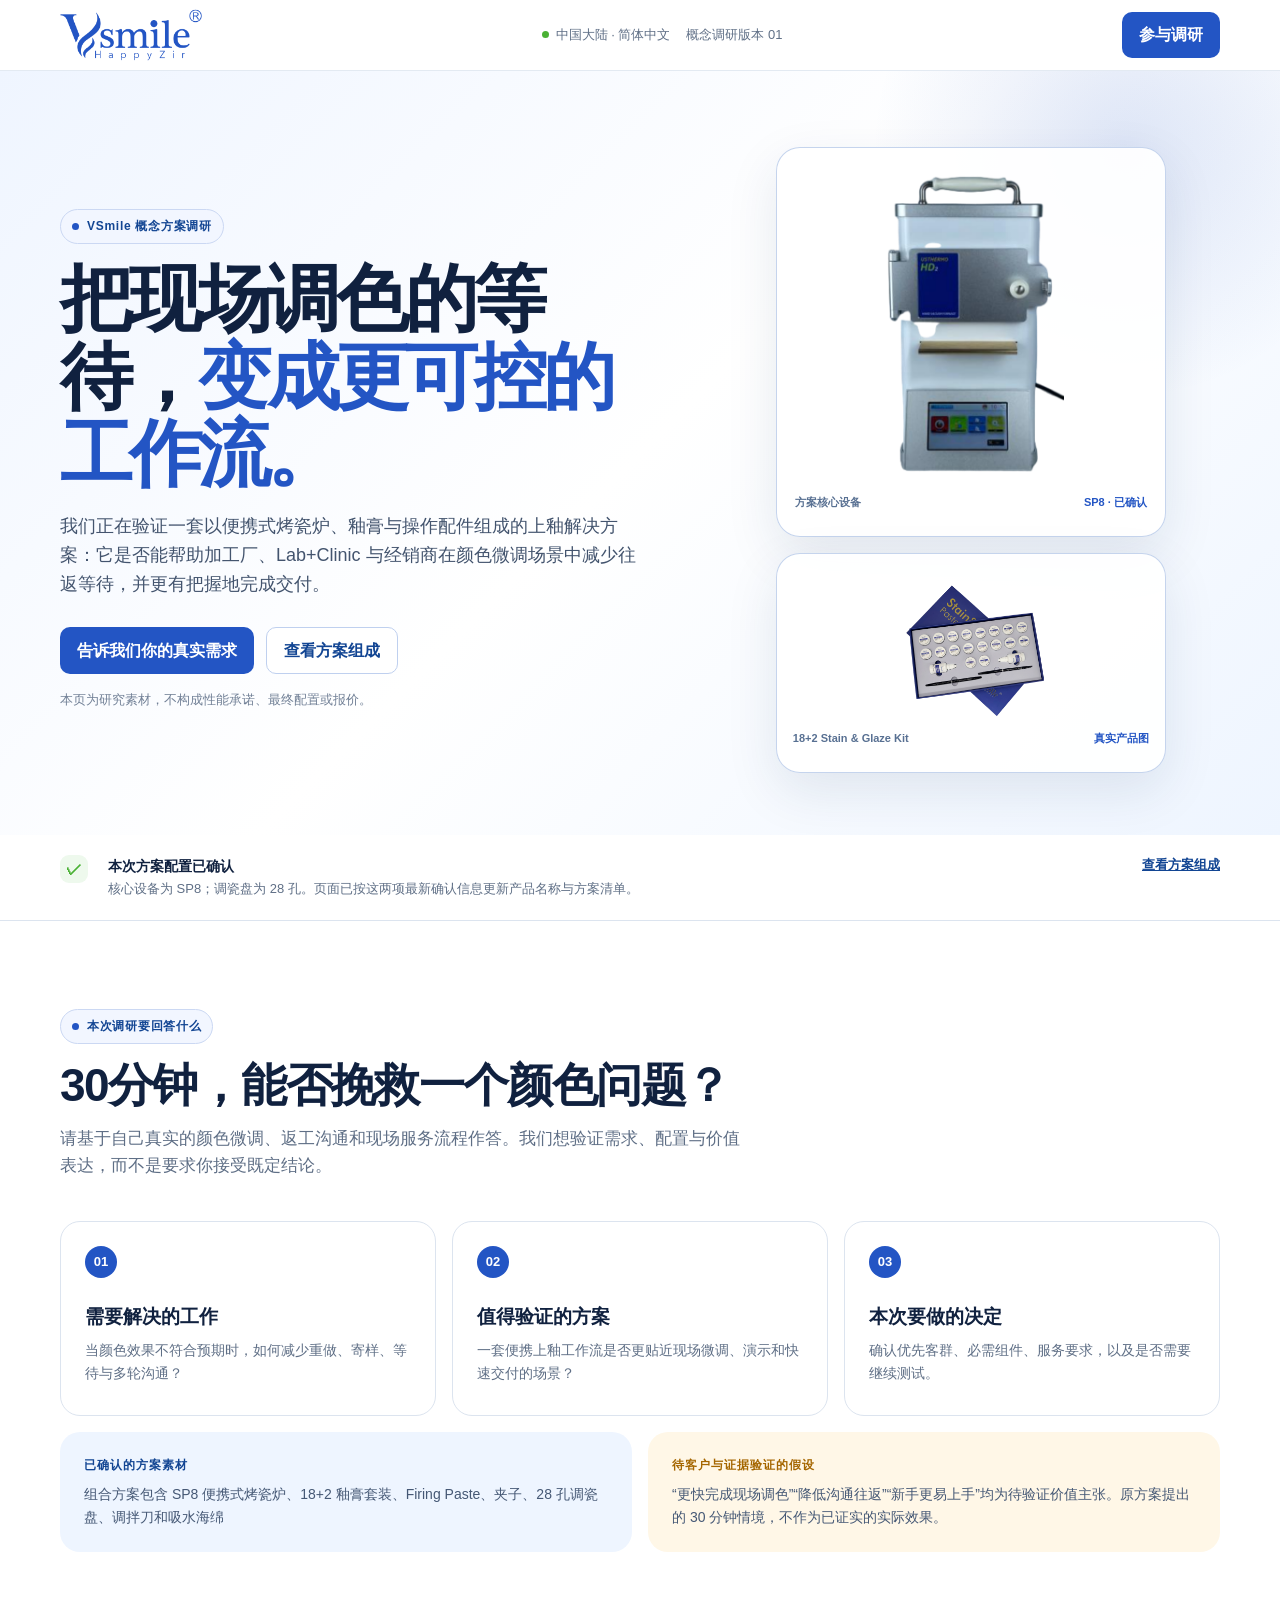
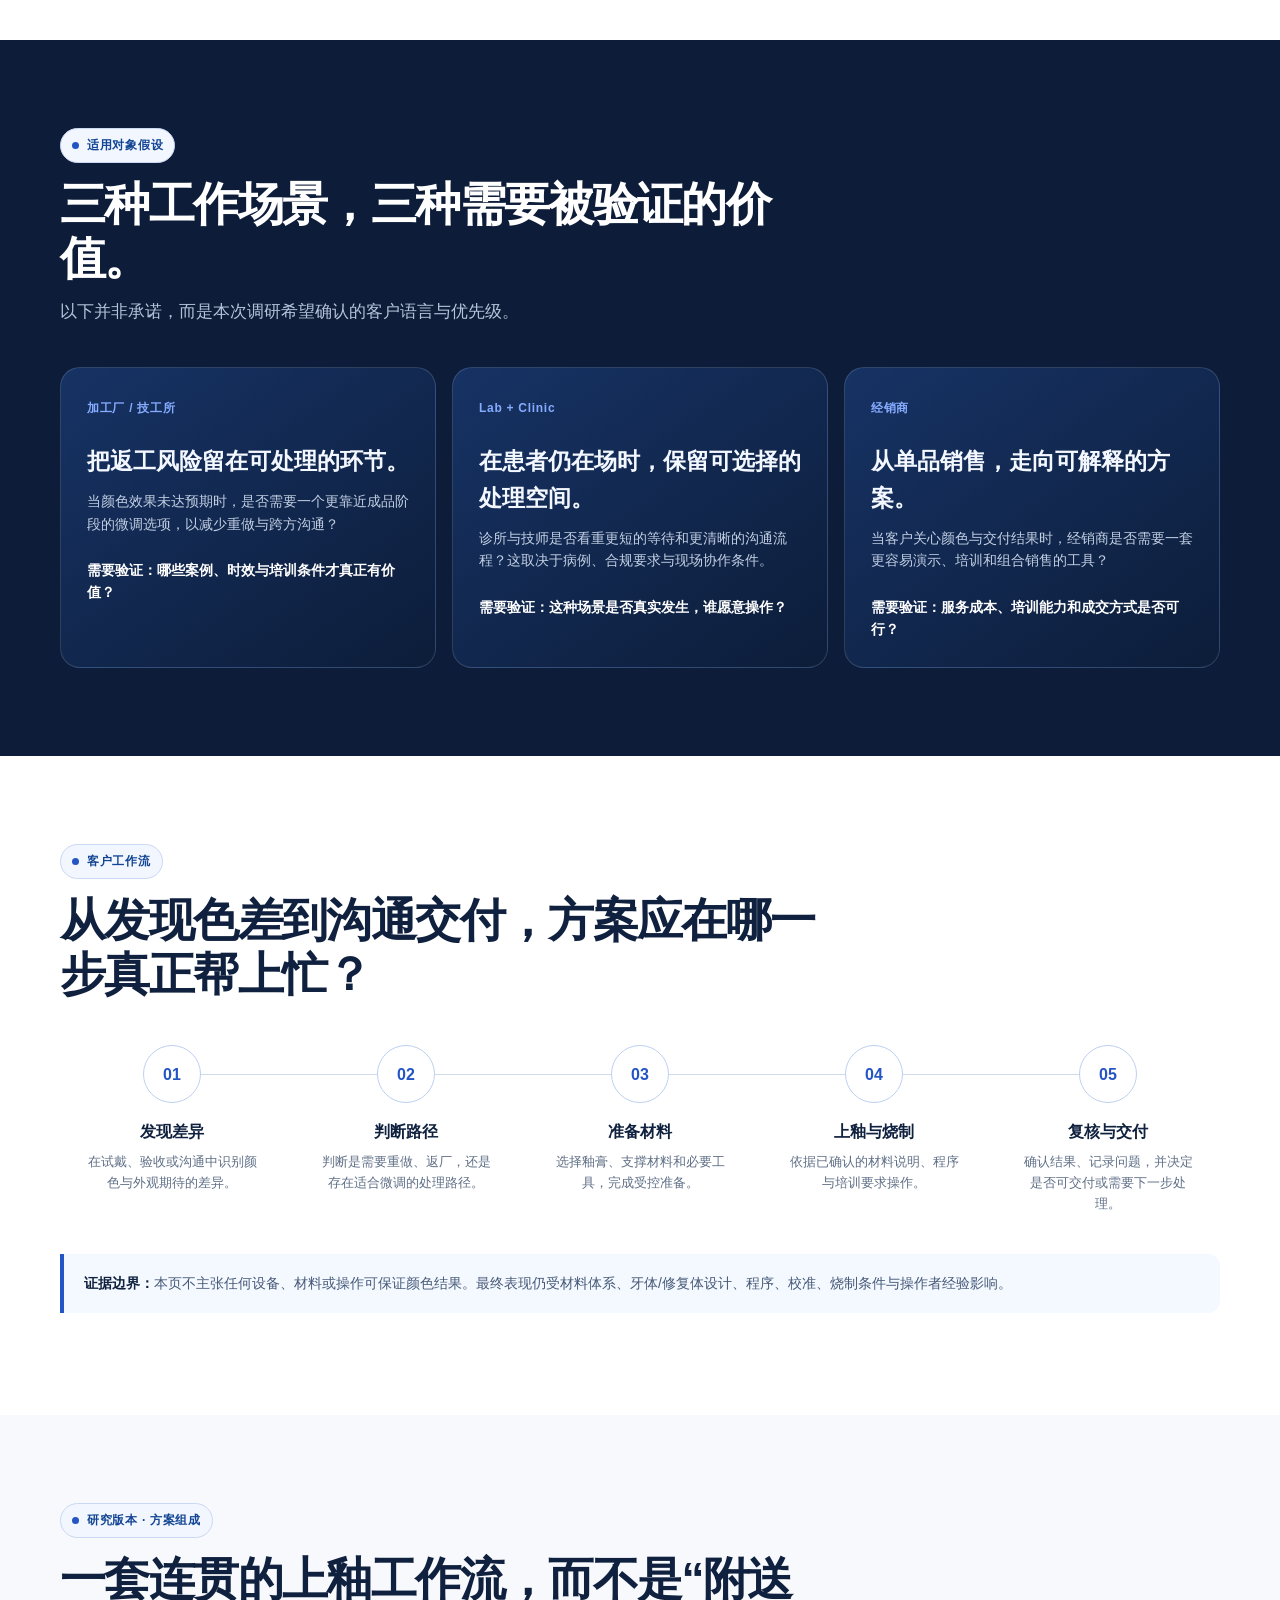
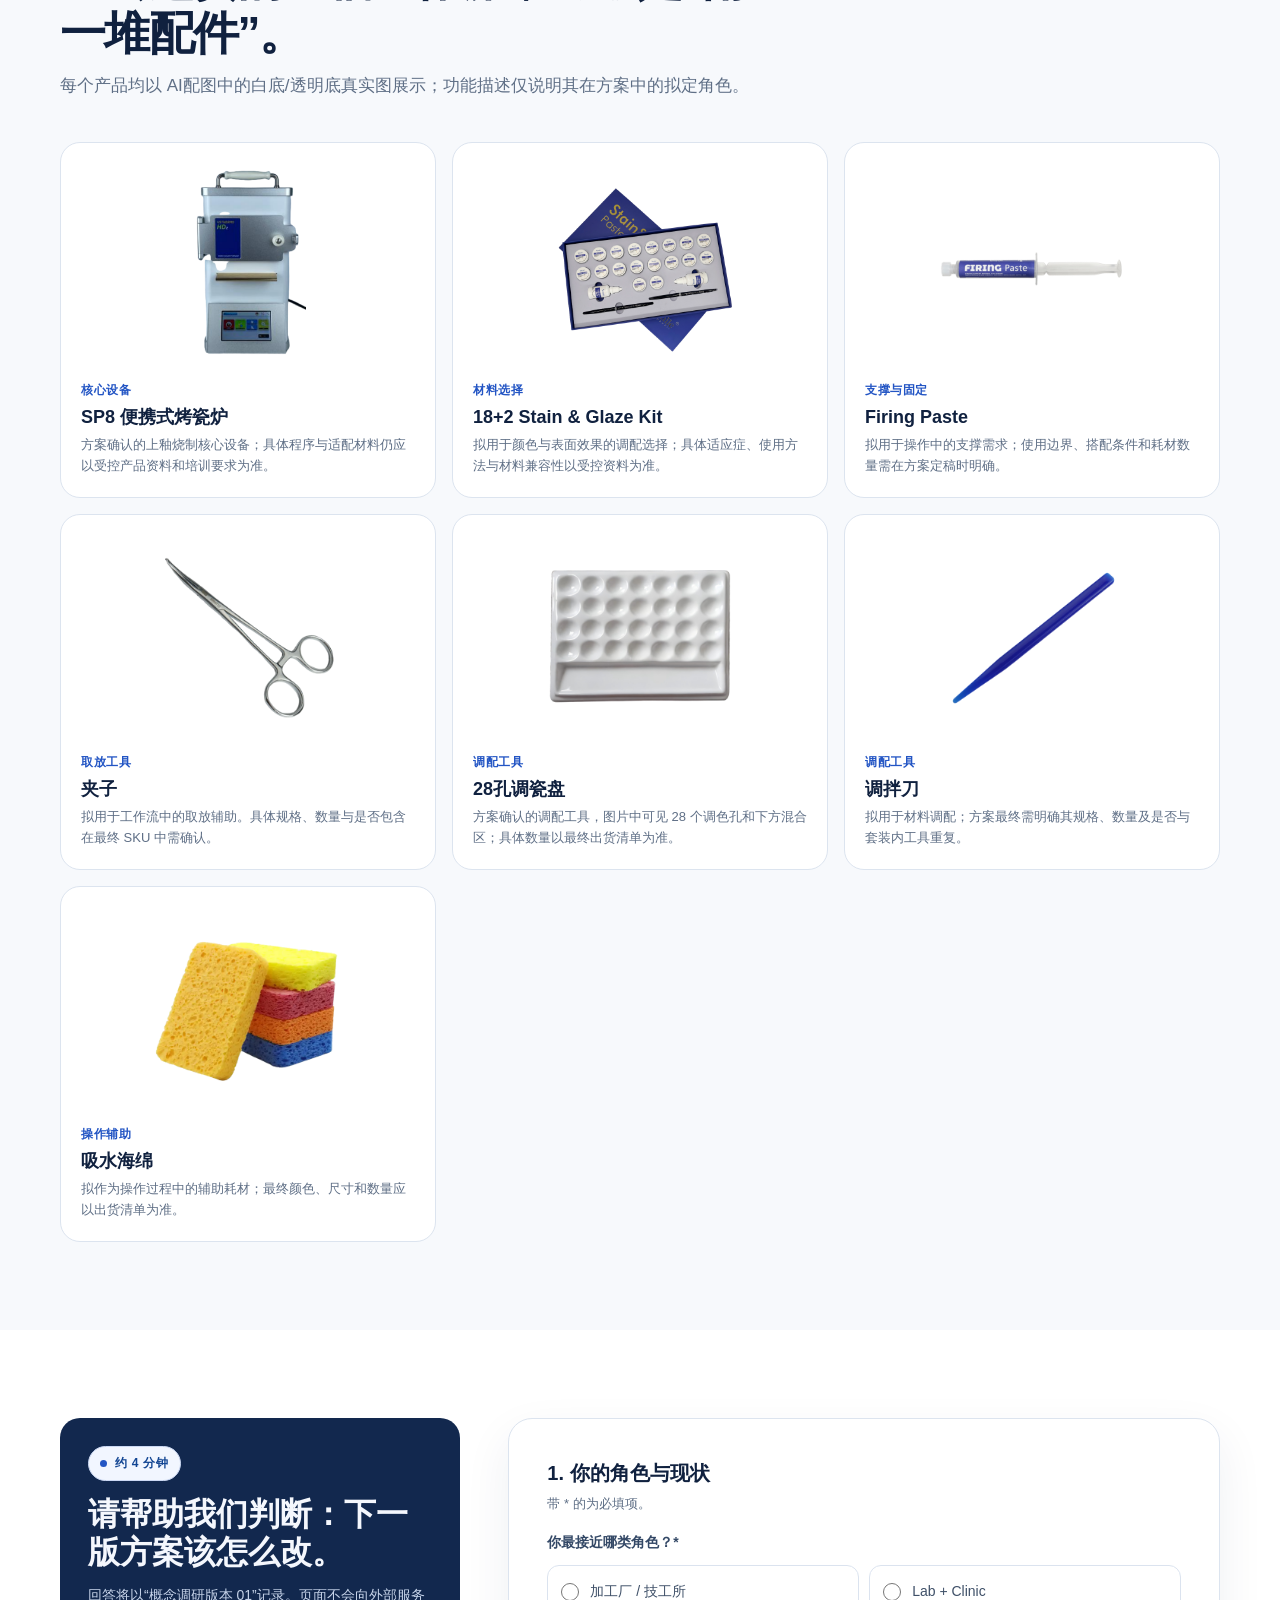
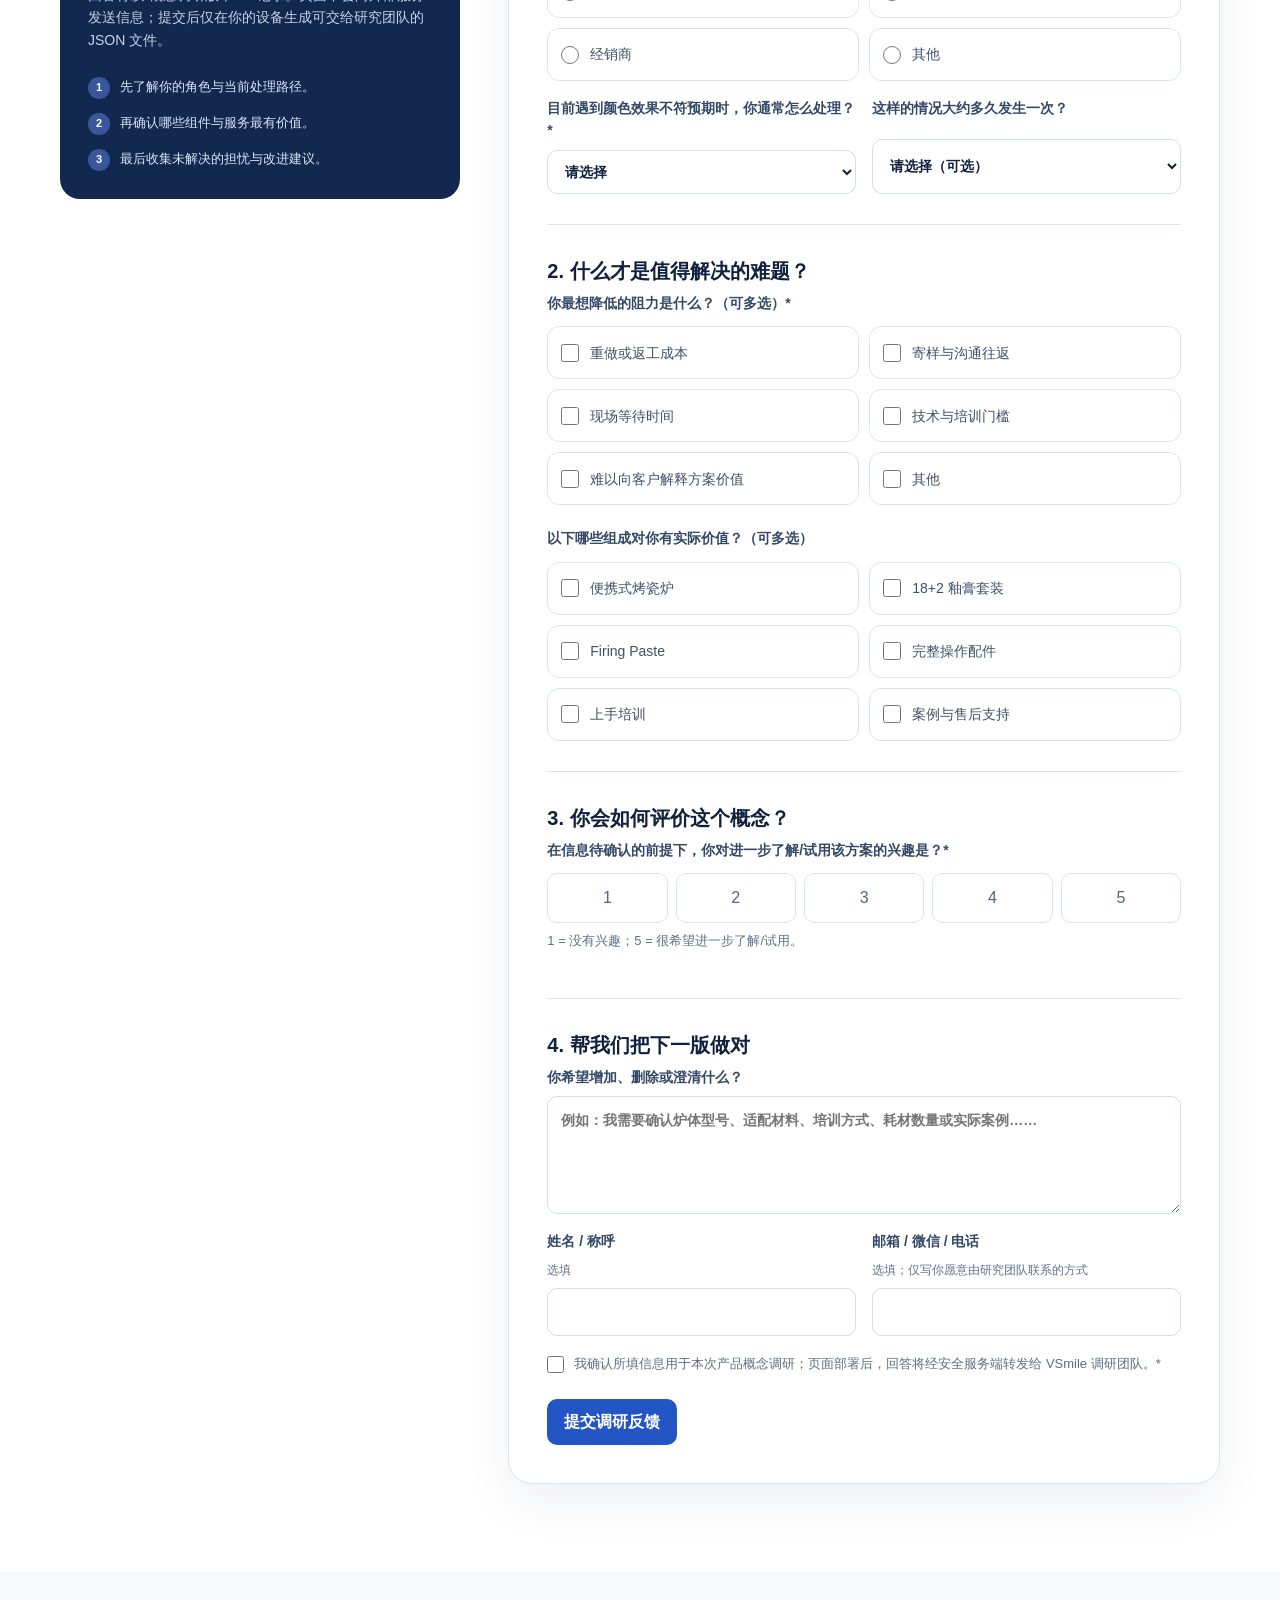
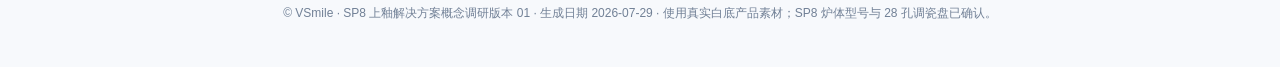
<file: index.html>
<!doctype html>
<html lang="zh-CN">
<head>
  <meta charset="utf-8">
  <meta name="viewport" content="width=device-width, initial-scale=1">
  <meta name="description" content="VSmile SP8 上釉解决方案概念调研与客户问卷">
  <title>VSmile | SP8 上釉解决方案调研</title>
  <style>
    :root {
      --blue: #2355c4;
      --blue-hover: #2d6ae0;
      --tech-blue: #124593;
      --ink: #10213f;
      --muted: #5f6f86;
      --line: #dce4ef;
      --paper: #f7f9fc;
      --white: #ffffff;
      --green: #4ab134;
      --amber: #a56600;
      --amber-bg: #fff7e7;
      --radius: 20px;
      --shadow: 0 18px 52px rgba(24, 48, 92, .10);
    }

    * { box-sizing: border-box; }
    html { scroll-behavior: smooth; }
    body {
      margin: 0;
      background: var(--paper);
      color: var(--ink);
      font-family: "PingFang SC", "PingFang HK", "Microsoft YaHei", -apple-system, BlinkMacSystemFont, "Segoe UI", sans-serif;
      line-height: 1.6;
    }
    button, input, select, textarea { font: inherit; }
    img { display: block; max-width: 100%; }
    a { color: inherit; }
    .container { width: min(1160px, calc(100% - 40px)); margin: 0 auto; }
    .eyebrow {
      display: inline-flex; align-items: center; gap: 8px;
      padding: 7px 11px; border: 1px solid #cbd8f3; border-radius: 999px;
      color: var(--tech-blue); background: #f2f6ff; font-size: 12px; font-weight: 700; letter-spacing: .06em;
    }
    .eyebrow::before { content: ""; width: 7px; height: 7px; border-radius: 50%; background: var(--blue); }
    .section { padding: 88px 0; }
    .section-title { margin: 14px 0 12px; max-width: 760px; font-size: clamp(29px, 4vw, 46px); line-height: 1.18; letter-spacing: -.035em; }
    .section-intro { max-width: 690px; margin: 0; color: var(--muted); font-size: 17px; }
    .site-header { position: sticky; top: 0; z-index: 20; border-bottom: 1px solid rgba(220, 228, 239, .78); background: rgba(255, 255, 255, .92); backdrop-filter: blur(16px); }
    .nav { min-height: 70px; display: flex; align-items: center; justify-content: space-between; gap: 20px; }
    .brand img { width: 142px; height: auto; }
    .nav-meta { display: flex; align-items: center; gap: 16px; color: var(--muted); font-size: 13px; }
    .nav-meta span { display: inline-flex; align-items: center; gap: 7px; }
    .nav-meta .dot { width: 7px; height: 7px; border-radius: 50%; background: var(--green); }
    .nav-cta, .button {
      display: inline-flex; align-items: center; justify-content: center; min-height: 44px;
      border: 0; border-radius: 10px; padding: 10px 17px; cursor: pointer; text-decoration: none;
      color: #fff; background: var(--blue); font-weight: 700; transition: transform .18s ease, background .18s ease, box-shadow .18s ease;
    }
    .nav-cta:hover, .button:hover { transform: translateY(-1px); background: var(--blue-hover); box-shadow: 0 8px 18px rgba(35, 85, 196, .22); }
    .nav-cta:focus-visible, .button:focus-visible, input:focus-visible, select:focus-visible, textarea:focus-visible { outline: 3px solid rgba(35, 85, 196, .30); outline-offset: 2px; }

    .hero { overflow: hidden; position: relative; padding: 76px 0 62px; background: linear-gradient(135deg, #eff5ff 0%, #fff 50%, #eef5ff 100%); }
    .hero::before { content: ""; position: absolute; right: -120px; top: -200px; width: 550px; height: 550px; border-radius: 50%; background: radial-gradient(circle, rgba(35,85,196,.14), rgba(35,85,196,0) 65%); pointer-events: none; }
    .hero-grid { position: relative; display: grid; grid-template-columns: 1.08fr .92fr; gap: clamp(32px, 6vw, 84px); align-items: center; }
    .hero h1 { margin: 16px 0 20px; max-width: 650px; font-size: clamp(44px, 6vw, 73px); line-height: 1.06; letter-spacing: -.055em; }
    .hero h1 em { color: var(--blue); font-style: normal; }
    .hero-copy { max-width: 630px; margin: 0; color: #43546e; font-size: 18px; }
    .hero-actions { display: flex; flex-wrap: wrap; gap: 12px; margin-top: 28px; }
    .button.secondary { color: var(--tech-blue); background: #fff; border: 1px solid #bfd0ef; }
    .button.secondary:hover { color: var(--blue); background: #f8fbff; box-shadow: none; }
    .microcopy { margin: 16px 0 0; color: #728197; font-size: 13px; }
    .hero-visual { display: flex; flex-direction: column; gap: 16px; width: min(390px, 100%); margin: 0 auto; }
    .hero-orb { display: none; }
    .hero-card { position: relative; display: flex; flex-direction: column; align-items: center; width: 100%; margin: 0; overflow: hidden; border: 1px solid rgba(189, 207, 235, .88); border-radius: 24px; background: rgba(255,255,255,.92); box-shadow: var(--shadow); }
    .hero-card.furnace { height: 390px; padding: 26px 18px 16px; }
    .hero-card.kit { height: 220px; padding: 16px; }
    .hero-card img { width: 100%; height: calc(100% - 34px); object-fit: contain; mix-blend-mode: multiply; }
    .image-caption { position: static; display: flex; width: 100%; margin-top: 8px; justify-content: space-between; gap: 8px; color: #587092; font-size: 11px; font-weight: 700; }
    .image-caption span:last-child { color: var(--blue); }

    .integrity { padding: 20px 0; border-bottom: 1px solid var(--line); background: #fff; }
    .integrity-grid { display: grid; grid-template-columns: 34px 1fr auto; gap: 14px; align-items: start; }
    .integrity-icon { width: 28px; height: 28px; display: grid; place-items: center; border-radius: 9px; background: #eef9ed; color: var(--green); font-weight: 800; }
    .integrity strong { display: block; font-size: 14px; }
    .integrity p { margin: 2px 0 0; color: var(--muted); font-size: 13px; }
    .integrity a { color: var(--tech-blue); font-size: 13px; font-weight: 700; }

    .research-frame { background: #fff; }
    .frame-grid { display: grid; grid-template-columns: repeat(3, 1fr); gap: 16px; margin-top: 42px; }
    .frame-card { padding: 24px; min-height: 195px; border: 1px solid var(--line); border-radius: var(--radius); background: #fff; }
    .frame-index { display: grid; place-items: center; width: 32px; height: 32px; border-radius: 50%; color: #fff; background: var(--blue); font-size: 13px; font-weight: 800; }
    .frame-card h3 { margin: 24px 0 7px; font-size: 19px; }
    .frame-card p { margin: 0; color: var(--muted); font-size: 14px; }
    .fact-hypothesis { display: grid; grid-template-columns: 1fr 1fr; gap: 16px; margin-top: 16px; }
    .truth-card { border-radius: var(--radius); padding: 24px; }
    .truth-card.fact { background: #eef5ff; }
    .truth-card.hypothesis { background: #fff7e7; }
    .truth-card span { display: block; font-size: 12px; font-weight: 800; letter-spacing: .08em; }
    .truth-card.fact span { color: var(--tech-blue); }
    .truth-card.hypothesis span { color: var(--amber); }
    .truth-card p { margin: 8px 0 0; font-size: 14px; color: #455875; }

    .audience { background: #0d1d39; color: #f3f7ff; }
    .audience .section-title { color: #fff; }
    .audience .section-intro { color: #b5c3da; }
    .audience-grid { display: grid; grid-template-columns: repeat(3, 1fr); gap: 16px; margin-top: 42px; }
    .audience-card { min-height: 286px; padding: 26px; border: 1px solid rgba(195, 213, 241, .18); border-radius: var(--radius); background: linear-gradient(145deg, rgba(27, 59, 117, .72), rgba(13, 29, 57, .72)); }
    .audience-card .tag { color: #86abff; font-size: 12px; font-weight: 800; letter-spacing: .06em; }
    .audience-card h3 { margin: 24px 0 10px; font-size: 23px; }
    .audience-card p { margin: 0; color: #c3d0e4; font-size: 14px; }
    .audience-card .question { margin-top: 24px; color: #fff; font-size: 14px; font-weight: 700; }

    .workflow { background: #fff; }
    .workflow-track { position: relative; display: grid; grid-template-columns: repeat(5, 1fr); gap: 10px; margin-top: 44px; }
    .workflow-track::before { content: ""; position: absolute; top: 29px; right: 10%; left: 10%; height: 1px; background: #cfdaeb; }
    .step { position: relative; z-index: 1; text-align: center; }
    .step-no { display: grid; place-items: center; width: 58px; height: 58px; margin: 0 auto 16px; border: 1px solid #bcd0ef; border-radius: 50%; color: var(--blue); background: #fff; font-weight: 800; }
    .step h3 { margin: 0 0 7px; font-size: 16px; }
    .step p { max-width: 180px; margin: 0 auto; color: var(--muted); font-size: 13px; }
    .evidence { margin-top: 40px; padding: 18px 20px; border-left: 4px solid var(--blue); border-radius: 0 12px 12px 0; background: #f4f8ff; color: #465a78; font-size: 14px; }
    .evidence strong { color: var(--ink); }

    .bundle { background: #f7f9fc; }
    .bundle-grid { display: grid; grid-template-columns: repeat(3, 1fr); gap: 16px; margin-top: 42px; }
    .product { position: relative; min-height: 340px; overflow: hidden; display: flex; flex-direction: column; padding: 20px; border: 1px solid var(--line); border-radius: var(--radius); background: #fff; transition: transform .18s ease, box-shadow .18s ease; }
    .product:hover { transform: translateY(-3px); box-shadow: 0 14px 32px rgba(28, 50, 88, .10); }
    .product-image { display: grid; place-items: center; height: 210px; padding: 10px; margin: -4px -4px 12px; overflow: hidden; border-radius: 14px; background: #fff; }
    .product-image img { width: auto; height: auto; max-width: 100%; max-height: 190px; object-fit: contain; mix-blend-mode: multiply; }
    .product-sp8 .product-image img { max-width: 78%; max-height: 194px; }
    .product .role { color: var(--blue); font-size: 12px; font-weight: 800; letter-spacing: .05em; }
    .product h3 { margin: 5px 0 6px; font-size: 18px; line-height: 1.35; }
    .product p { margin: 0; color: var(--muted); font-size: 13px; }
    .pending { margin-top: auto; padding-top: 12px; color: var(--amber); font-size: 12px; font-weight: 700; }
    .pending::before { content: "●"; margin-right: 6px; }

    .survey { background: #fff; }
    .survey-shell { display: grid; grid-template-columns: .72fr 1.28fr; gap: 48px; align-items: start; }
    .survey-aside { position: sticky; top: 100px; padding: 28px; border-radius: var(--radius); color: #f4f7fd; background: #12284e; }
    .survey-aside h2 { margin: 14px 0 12px; font-size: 32px; line-height: 1.2; }
    .survey-aside p { margin: 0; color: #c6d3e9; font-size: 14px; }
    .survey-points { display: grid; gap: 14px; margin: 26px 0 0; }
    .survey-point { display: flex; gap: 10px; color: #dbe7fa; font-size: 13px; }
    .survey-point b { flex: 0 0 22px; display: grid; place-items: center; width: 22px; height: 22px; border-radius: 50%; color: #fff; background: rgba(104, 151, 255, .44); font-size: 11px; }
    .survey-form { padding: clamp(20px, 4vw, 38px); border: 1px solid var(--line); border-radius: 24px; background: #fff; box-shadow: 0 18px 48px rgba(24, 48, 92, .07); }
    .form-section + .form-section { margin-top: 30px; padding-top: 30px; border-top: 1px solid var(--line); }
    .form-section h3 { margin: 0 0 5px; font-size: 20px; }
    .hint { margin: 0 0 16px; color: var(--muted); font-size: 13px; }
    fieldset { min-width: 0; padding: 0; margin: 0; border: 0; }
    legend { padding: 0; margin-bottom: 12px; color: #334866; font-size: 14px; font-weight: 700; }
    .options { display: grid; grid-template-columns: repeat(2, 1fr); gap: 10px; }
    .options.single { grid-template-columns: 1fr; }
    .option { position: relative; display: flex; align-items: center; min-height: 53px; gap: 11px; padding: 10px 13px; border: 1px solid #dbe3ef; border-radius: 12px; color: #3f5068; background: #fff; cursor: pointer; font-size: 14px; transition: border-color .16s ease, background .16s ease; }
    .option:hover { border-color: #9fb8e4; background: #f7faff; }
    .option input { width: 18px; height: 18px; margin: 0; accent-color: var(--blue); }
    .form-row { display: grid; grid-template-columns: 1fr 1fr; gap: 16px; }
    label.field { display: grid; gap: 8px; color: #334866; font-size: 14px; font-weight: 700; }
    label.field span { color: var(--muted); font-size: 12px; font-weight: 500; }
    select, textarea, input[type="text"], input[type="email"] { width: 100%; border: 1px solid #d5deeb; border-radius: 10px; padding: 12px 13px; color: var(--ink); background: #fff; }
    textarea { min-height: 118px; resize: vertical; }
    .rating { display: grid; grid-template-columns: repeat(5, 1fr); gap: 8px; }
    .rating label { display: grid; place-items: center; min-height: 50px; border: 1px solid #dbe3ef; border-radius: 10px; color: #53657d; cursor: pointer; transition: .16s ease; }
    .rating label:hover { border-color: #9fb8e4; background: #f5f8fe; }
    .rating input { position: absolute; opacity: 0; }
    .rating input:checked + span { color: var(--blue); font-weight: 800; }
    .rating label:has(input:checked) { border-color: var(--blue); background: #eef4ff; }
    .consent { display: flex; align-items: flex-start; gap: 10px; margin-top: 18px; color: #5e6d82; font-size: 13px; }
    .consent input { width: 17px; height: 17px; margin: 2px 0 0; accent-color: var(--blue); }
    .submit-row { display: flex; align-items: center; gap: 16px; flex-wrap: wrap; margin-top: 24px; }
    .success { color: var(--green); font-size: 13px; font-weight: 700; }
    .success[hidden] { display: none; }
    footer { padding: 32px 0 44px; color: #718096; font-size: 12px; text-align: center; }

    @media (max-width: 900px) {
      .hero-grid, .survey-shell { grid-template-columns: 1fr; }
      .hero-visual { width: min(560px, 100%); margin: 0 auto; }
      .survey-aside { position: static; }
      .frame-grid, .audience-grid { grid-template-columns: 1fr; }
      .bundle-grid { grid-template-columns: repeat(2, 1fr); }
    }
    @media (max-width: 650px) {
      .container { width: min(100% - 28px, 1160px); }
      .nav { min-height: 62px; }
      .brand img { width: 126px; }
      .nav-meta { display: none; }
      .nav-cta { min-height: 38px; padding: 8px 12px; font-size: 13px; }
      .hero { padding-top: 48px; }
      .hero h1 { font-size: 43px; }
      .hero-copy { font-size: 16px; }
      .hero-visual { min-height: 0; }
      .hero-card.furnace { width: 100%; height: 315px; }
      .hero-card.kit { width: 100%; height: 185px; }
      .section { padding: 62px 0; }
      .section-title { font-size: 31px; }
      .integrity-grid { grid-template-columns: 28px 1fr; }
      .integrity a { grid-column: 2; }
      .fact-hypothesis, .form-row { grid-template-columns: 1fr; }
      .workflow-track { grid-template-columns: 1fr; gap: 16px; }
      .workflow-track::before { display: none; }
      .step { display: grid; grid-template-columns: 58px 1fr; gap: 14px; text-align: left; align-items: start; }
      .step-no { margin: 0; }
      .step p { max-width: none; margin: 0; }
      .bundle-grid, .options { grid-template-columns: 1fr; }
      .rating { gap: 5px; }
    }
  </style>
</head>
<body>
  <header class="site-header">
    <nav class="container nav" aria-label="页面导航">
      <a class="brand" href="#top" aria-label="VSmile 首页"><img src="logo-2000pix.png" alt="VSmile Happy Zircon"></a>
      <div class="nav-meta"><span><i class="dot"></i>中国大陆 · 简体中文</span><span>概念调研版本 01</span></div>
      <a class="nav-cta" href="#survey">参与调研</a>
    </nav>
  </header>

  <main id="top">
    <section class="hero" aria-labelledby="hero-title">
      <div class="container hero-grid">
        <div>
          <span class="eyebrow">VSmile 概念方案调研</span>
          <h1 id="hero-title">把现场调色的等待，<em>变成更可控的工作流。</em></h1>
          <p class="hero-copy">我们正在验证一套以便携式烤瓷炉、釉膏与操作配件组成的上釉解决方案：它是否能帮助加工厂、Lab+Clinic 与经销商在颜色微调场景中减少往返等待，并更有把握地完成交付。</p>
          <div class="hero-actions">
            <a class="button" href="#survey">告诉我们你的真实需求</a>
            <a class="button secondary" href="#bundle">查看方案组成</a>
          </div>
          <p class="microcopy">本页为研究素材，不构成性能承诺、最终配置或报价。</p>
        </div>
        <div class="hero-visual" aria-label="方案核心产品图片">
          <div class="hero-orb"></div>
          <figure class="hero-card furnace">
            <img src="sp8.png" alt="白底便携式烤瓷炉产品图">
            <figcaption class="image-caption"><span>方案核心设备</span><span>SP8 · 已确认</span></figcaption>
          </figure>
          <figure class="hero-card kit">
            <img src="stain-glaze-kit.png" alt="白底 18+2 Stain and Glaze Kit 产品图">
            <figcaption class="image-caption"><span>18+2 Stain &amp; Glaze Kit</span><span>真实产品图</span></figcaption>
          </figure>
        </div>
      </div>
    </section>

    <aside class="integrity" aria-label="方案配置确认">
      <div class="container integrity-grid">
        <div class="integrity-icon" aria-hidden="true">✓</div>
        <div>
          <strong>本次方案配置已确认</strong>
          <p>核心设备为 SP8；调瓷盘为 28 孔。页面已按这两项最新确认信息更新产品名称与方案清单。</p>
        </div>
        <a href="#bundle">查看方案组成</a>
      </div>
    </aside>

    <section class="section research-frame" aria-labelledby="research-title">
      <div class="container">
        <span class="eyebrow">本次调研要回答什么</span>
        <h2 class="section-title" id="research-title">30分钟，能否挽救一个颜色问题？</h2>
        <p class="section-intro">请基于自己真实的颜色微调、返工沟通和现场服务流程作答。我们想验证需求、配置与价值表达，而不是要求你接受既定结论。</p>
        <div class="frame-grid">
          <article class="frame-card"><span class="frame-index">01</span><h3>需要解决的工作</h3><p>当颜色效果不符合预期时，如何减少重做、寄样、等待与多轮沟通？</p></article>
          <article class="frame-card"><span class="frame-index">02</span><h3>值得验证的方案</h3><p>一套便携上釉工作流是否更贴近现场微调、演示和快速交付的场景？</p></article>
          <article class="frame-card"><span class="frame-index">03</span><h3>本次要做的决定</h3><p>确认优先客群、必需组件、服务要求，以及是否需要继续测试。</p></article>
        </div>
        <div class="fact-hypothesis">
          <div class="truth-card fact"><span>已确认的方案素材</span><p>组合方案包含 SP8 便携式烤瓷炉、18+2 釉膏套装、Firing Paste、夹子、28 孔调瓷盘、调拌刀和吸水海绵</p></div>
          <div class="truth-card hypothesis"><span>待客户与证据验证的假设</span><p>“更快完成现场调色”“降低沟通往返”“新手更易上手”均为待验证价值主张。原方案提出的 30 分钟情境，不作为已证实的实际效果。</p></div>
        </div>
      </div>
    </section>

    <section class="section audience" aria-labelledby="audience-title">
      <div class="container">
        <span class="eyebrow">适用对象假设</span>
        <h2 class="section-title" id="audience-title">三种工作场景，三种需要被验证的价值。</h2>
        <p class="section-intro">以下并非承诺，而是本次调研希望确认的客户语言与优先级。</p>
        <div class="audience-grid">
          <article class="audience-card"><span class="tag">加工厂 / 技工所</span><h3>把返工风险留在可处理的环节。</h3><p>当颜色效果未达预期时，是否需要一个更靠近成品阶段的微调选项，以减少重做与跨方沟通？</p><p class="question">需要验证：哪些案例、时效与培训条件才真正有价值？</p></article>
          <article class="audience-card"><span class="tag">Lab + Clinic</span><h3>在患者仍在场时，保留可选择的处理空间。</h3><p>诊所与技师是否看重更短的等待和更清晰的沟通流程？这取决于病例、合规要求与现场协作条件。</p><p class="question">需要验证：这种场景是否真实发生，谁愿意操作？</p></article>
          <article class="audience-card"><span class="tag">经销商</span><h3>从单品销售，走向可解释的方案。</h3><p>当客户关心颜色与交付结果时，经销商是否需要一套更容易演示、培训和组合销售的工具？</p><p class="question">需要验证：服务成本、培训能力和成交方式是否可行？</p></article>
        </div>
      </div>
    </section>

    <section class="section workflow" aria-labelledby="workflow-title">
      <div class="container">
        <span class="eyebrow">客户工作流</span>
        <h2 class="section-title" id="workflow-title">从发现色差到沟通交付，方案应在哪一步真正帮上忙？</h2>
        <div class="workflow-track">
          <article class="step"><div class="step-no">01</div><div><h3>发现差异</h3><p>在试戴、验收或沟通中识别颜色与外观期待的差异。</p></div></article>
          <article class="step"><div class="step-no">02</div><div><h3>判断路径</h3><p>判断是需要重做、返厂，还是存在适合微调的处理路径。</p></div></article>
          <article class="step"><div class="step-no">03</div><div><h3>准备材料</h3><p>选择釉膏、支撑材料和必要工具，完成受控准备。</p></div></article>
          <article class="step"><div class="step-no">04</div><div><h3>上釉与烧制</h3><p>依据已确认的材料说明、程序与培训要求操作。</p></div></article>
          <article class="step"><div class="step-no">05</div><div><h3>复核与交付</h3><p>确认结果、记录问题，并决定是否可交付或需要下一步处理。</p></div></article>
        </div>
        <p class="evidence"><strong>证据边界：</strong>本页不主张任何设备、材料或操作可保证颜色结果。最终表现仍受材料体系、牙体/修复体设计、程序、校准、烧制条件与操作者经验影响。</p>
      </div>
    </section>

    <section class="section bundle" id="bundle" aria-labelledby="bundle-title">
      <div class="container">
        <span class="eyebrow">研究版本 · 方案组成</span>
        <h2 class="section-title" id="bundle-title">一套连贯的上釉工作流，而不是“附送一堆配件”。</h2>
        <p class="section-intro">每个产品均以 AI配图中的白底/透明底真实图展示；功能描述仅说明其在方案中的拟定角色。</p>
        <div class="bundle-grid">
          <article class="product product-sp8"><div class="product-image"><img src="sp8.png" alt="SP8 便携式烤瓷炉白底产品图"></div><span class="role">核心设备</span><h3>SP8 便携式烤瓷炉</h3><p>方案确认的上釉烧制核心设备；具体程序与适配材料仍应以受控产品资料和培训要求为准。</p></article>
          <article class="product"><div class="product-image"><img src="stain-glaze-kit.png" alt="18+2 釉膏套装白底产品图"></div><span class="role">材料选择</span><h3>18+2 Stain &amp; Glaze Kit</h3><p>拟用于颜色与表面效果的调配选择；具体适应症、使用方法与材料兼容性以受控资料为准。</p></article>
          <article class="product"><div class="product-image"><img src="firing-paste.png" alt="Firing Paste 烧结膏白底产品图"></div><span class="role">支撑与固定</span><h3>Firing Paste</h3><p>拟用于操作中的支撑需求；使用边界、搭配条件和耗材数量需在方案定稿时明确。</p></article>
          <article class="product"><div class="product-image"><img src="tongs.png" alt="夹子白底产品图"></div><span class="role">取放工具</span><h3>夹子</h3><p>拟用于工作流中的取放辅助。具体规格、数量与是否包含在最终 SKU 中需确认。</p></article>
          <article class="product"><div class="product-image"><img src="palette-28.png" alt="28孔调瓷盘白底产品图"></div><span class="role">调配工具</span><h3>28孔调瓷盘</h3><p>方案确认的调配工具，图片中可见 28 个调色孔和下方混合区；具体数量以最终出货清单为准。</p></article>
          <article class="product"><div class="product-image"><img src="spatula.png" alt="调拌刀白底产品图"></div><span class="role">调配工具</span><h3>调拌刀</h3><p>拟用于材料调配；方案最终需明确其规格、数量及是否与套装内工具重复。</p></article>
          <article class="product"><div class="product-image"><img src="sponge.png" alt="吸水海绵白底产品图"></div><span class="role">操作辅助</span><h3>吸水海绵</h3><p>拟作为操作过程中的辅助耗材；最终颜色、尺寸和数量应以出货清单为准。</p></article>
        </div>
      </div>
    </section>

    <section class="section survey" id="survey" aria-labelledby="survey-title">
      <div class="container survey-shell">
        <aside class="survey-aside"><span class="eyebrow">约 4 分钟</span><h2 id="survey-title">请帮助我们判断：下一版方案该怎么改。</h2><p>回答将以“概念调研版本 01”记录。页面不会向外部服务发送信息；提交后仅在你的设备生成可交给研究团队的 JSON 文件。</p><div class="survey-points"><div class="survey-point"><b>1</b><span>先了解你的角色与当前处理路径。</span></div><div class="survey-point"><b>2</b><span>再确认哪些组件与服务最有价值。</span></div><div class="survey-point"><b>3</b><span>最后收集未解决的担忧与改进建议。</span></div></div></aside>
        <form class="survey-form" id="research-form" data-endpoint="/api/survey-response" data-success="反馈已提交给 VSmile 调研团队，感谢你的时间。" data-fallback-success="当前以本地文件方式打开，反馈已下载为 JSON；部署后将安全提交给研究团队。" data-barriers-message="请至少选择一项最想降低的阻力。" data-error="暂时无法提交反馈，请稍后重试。" novalidate>
          <input type="hidden" name="stimulus_version" value="SP8-solution-research-v01">
          <input type="hidden" name="market" value="CN">
          <input type="hidden" name="language" value="zh-CN">
          <div class="form-section">
            <h3>1. 你的角色与现状</h3><p class="hint">带 * 的为必填项。</p>
            <fieldset><legend>你最接近哪类角色？*</legend><div class="options"><label class="option"><input type="radio" name="role" value="加工厂/技工所" required>加工厂 / 技工所</label><label class="option"><input type="radio" name="role" value="Lab+Clinic">Lab + Clinic</label><label class="option"><input type="radio" name="role" value="经销商">经销商</label><label class="option"><input type="radio" name="role" value="其他">其他</label></div></fieldset>
            <div class="form-row" style="margin-top:16px"><label class="field">目前遇到颜色效果不符预期时，你通常怎么处理？*<select name="current_workflow" required><option value="" selected disabled>请选择</option><option>返厂或重做</option><option>寄样 / 多轮沟通后再处理</option><option>由技师或诊所现场微调</option><option>视情况而定，没有固定流程</option><option>其他</option></select></label><label class="field">这样的情况大约多久发生一次？<select name="frequency"><option value="">请选择（可选）</option><option>每周多次</option><option>每周约一次</option><option>每月几次</option><option>很少发生</option><option>不确定</option></select></label></div>
          </div>
          <div class="form-section">
            <h3>2. 什么才是值得解决的难题？</h3><fieldset><legend>你最想降低的阻力是什么？（可多选）*</legend><div class="options"><label class="option"><input type="checkbox" name="barriers" value="重做或返工成本">重做或返工成本</label><label class="option"><input type="checkbox" name="barriers" value="寄样与沟通往返">寄样与沟通往返</label><label class="option"><input type="checkbox" name="barriers" value="现场等待时间">现场等待时间</label><label class="option"><input type="checkbox" name="barriers" value="技术与培训门槛">技术与培训门槛</label><label class="option"><input type="checkbox" name="barriers" value="难以向客户解释方案价值">难以向客户解释方案价值</label><label class="option"><input type="checkbox" name="barriers" value="其他">其他</label></div></fieldset>
            <fieldset style="margin-top:22px"><legend>以下哪些组成对你有实际价值？（可多选）</legend><div class="options"><label class="option"><input type="checkbox" name="valuable_parts" value="便携式烤瓷炉">便携式烤瓷炉</label><label class="option"><input type="checkbox" name="valuable_parts" value="18+2釉膏套装">18+2 釉膏套装</label><label class="option"><input type="checkbox" name="valuable_parts" value="Firing Paste">Firing Paste</label><label class="option"><input type="checkbox" name="valuable_parts" value="完整操作配件">完整操作配件</label><label class="option"><input type="checkbox" name="valuable_parts" value="上手培训">上手培训</label><label class="option"><input type="checkbox" name="valuable_parts" value="案例与售后支持">案例与售后支持</label></div></fieldset>
          </div>
          <div class="form-section">
            <h3>3. 你会如何评价这个概念？</h3><fieldset><legend>在信息待确认的前提下，你对进一步了解/试用该方案的兴趣是？*</legend><div class="rating" role="radiogroup" aria-label="兴趣评分"><label><input type="radio" name="interest_score" value="1" required><span>1</span></label><label><input type="radio" name="interest_score" value="2"><span>2</span></label><label><input type="radio" name="interest_score" value="3"><span>3</span></label><label><input type="radio" name="interest_score" value="4"><span>4</span></label><label><input type="radio" name="interest_score" value="5"><span>5</span></label></div><p class="hint" style="margin-top:8px">1 = 没有兴趣；5 = 很希望进一步了解/试用。</p></fieldset>
          </div>
          <div class="form-section">
            <h3>4. 帮我们把下一版做对</h3><label class="field">你希望增加、删除或澄清什么？<textarea name="changes" placeholder="例如：我需要确认炉体型号、适配材料、培训方式、耗材数量或实际案例……"></textarea></label><div class="form-row" style="margin-top:16px"><label class="field">姓名 / 称呼 <span>选填</span><input type="text" name="contact_name" autocomplete="name"></label><label class="field">邮箱 / 微信 / 电话 <span>选填；仅写你愿意由研究团队联系的方式</span><input type="text" name="contact_method"></label></div><label class="consent"><input type="checkbox" name="consent" value="agreed" required><span>我确认所填信息用于本次产品概念调研；页面部署后，回答将经安全服务端转发给 VSmile 调研团队。*</span></label><input type="text" name="website" tabindex="-1" autocomplete="off" aria-hidden="true" style="position:absolute;left:-9999px"></div>
          <div class="submit-row"><button class="button" type="submit">提交调研反馈</button><span class="success" id="success-message" role="status" aria-live="polite" hidden></span></div>
        </form>
      </div>
    </section>
  </main>
  <footer class="container">© VSmile · SP8 上釉解决方案概念调研版本 01 · 生成日期 2026-07-29 · 使用真实白底产品素材；SP8 炉体型号与 28 孔调瓷盘已确认。</footer>
  <script src="sp8-survey-submit.js"></script>
</body>
</html>
</file>
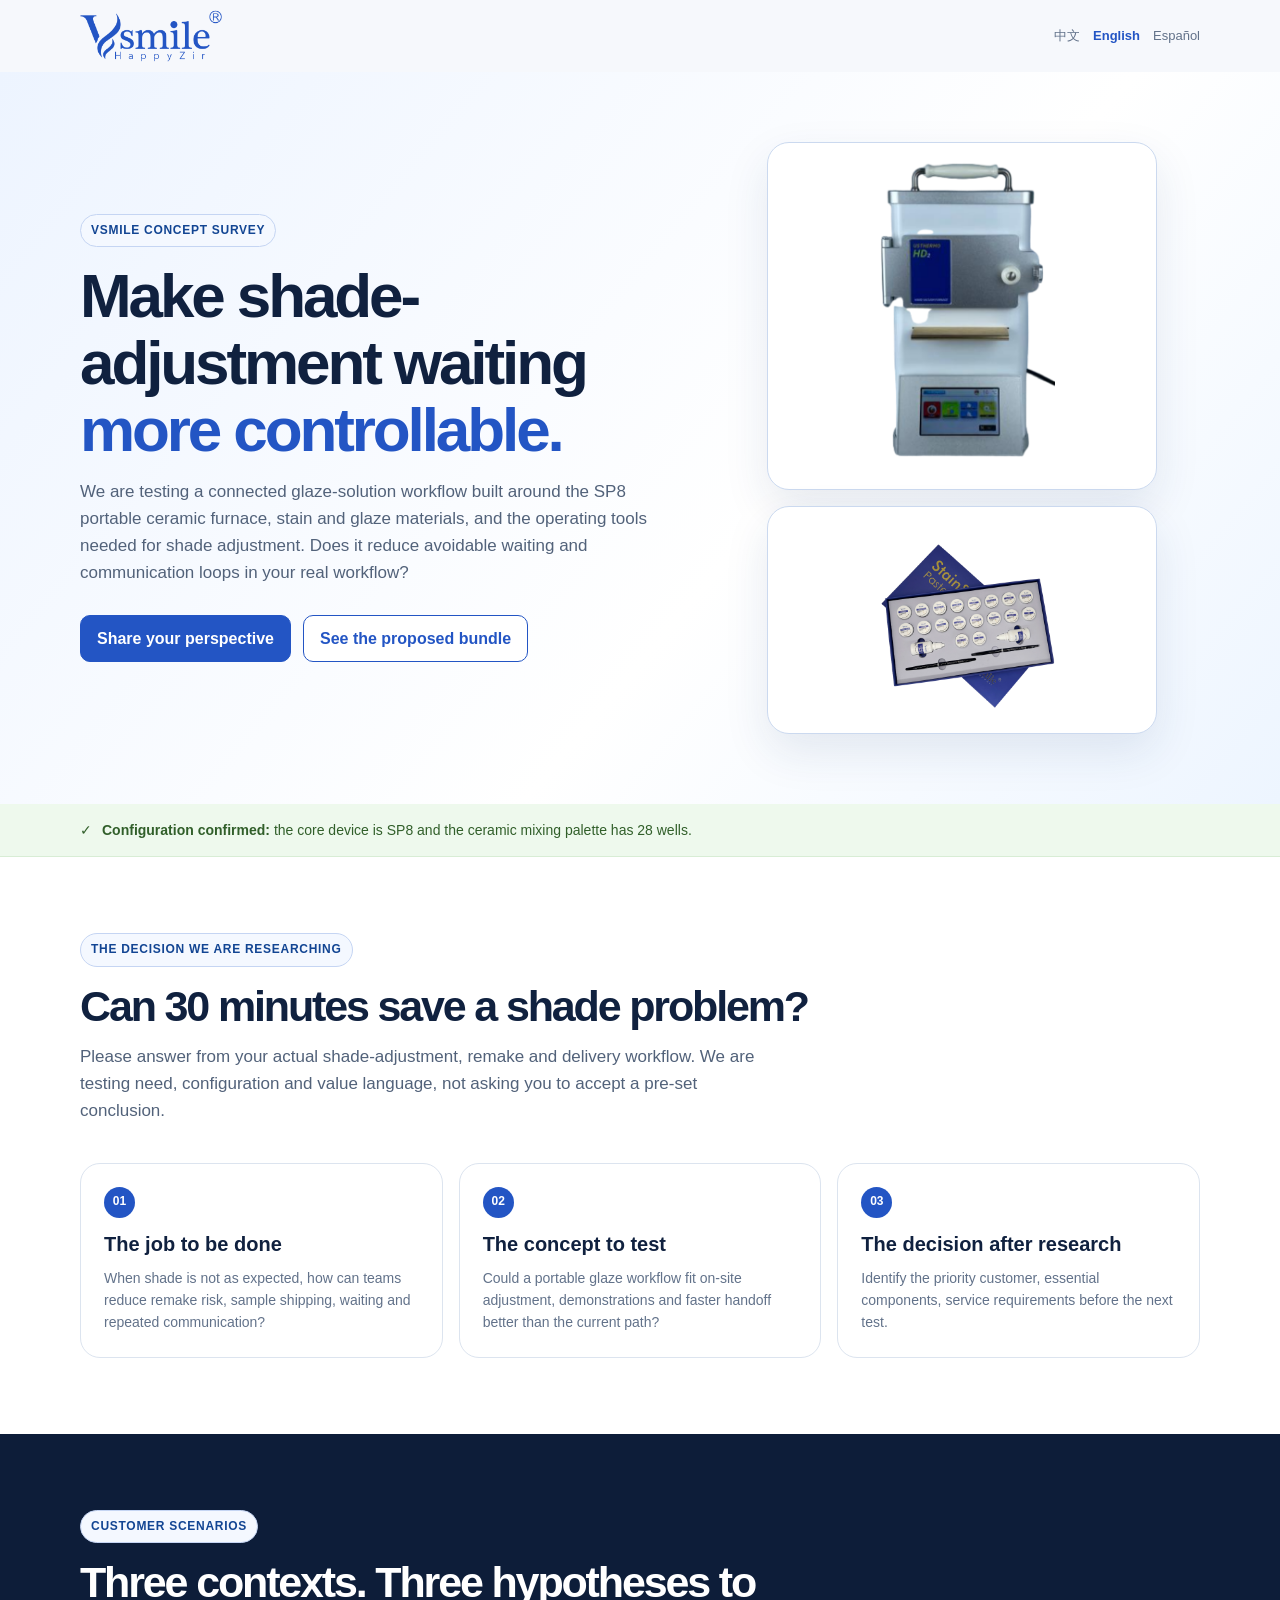
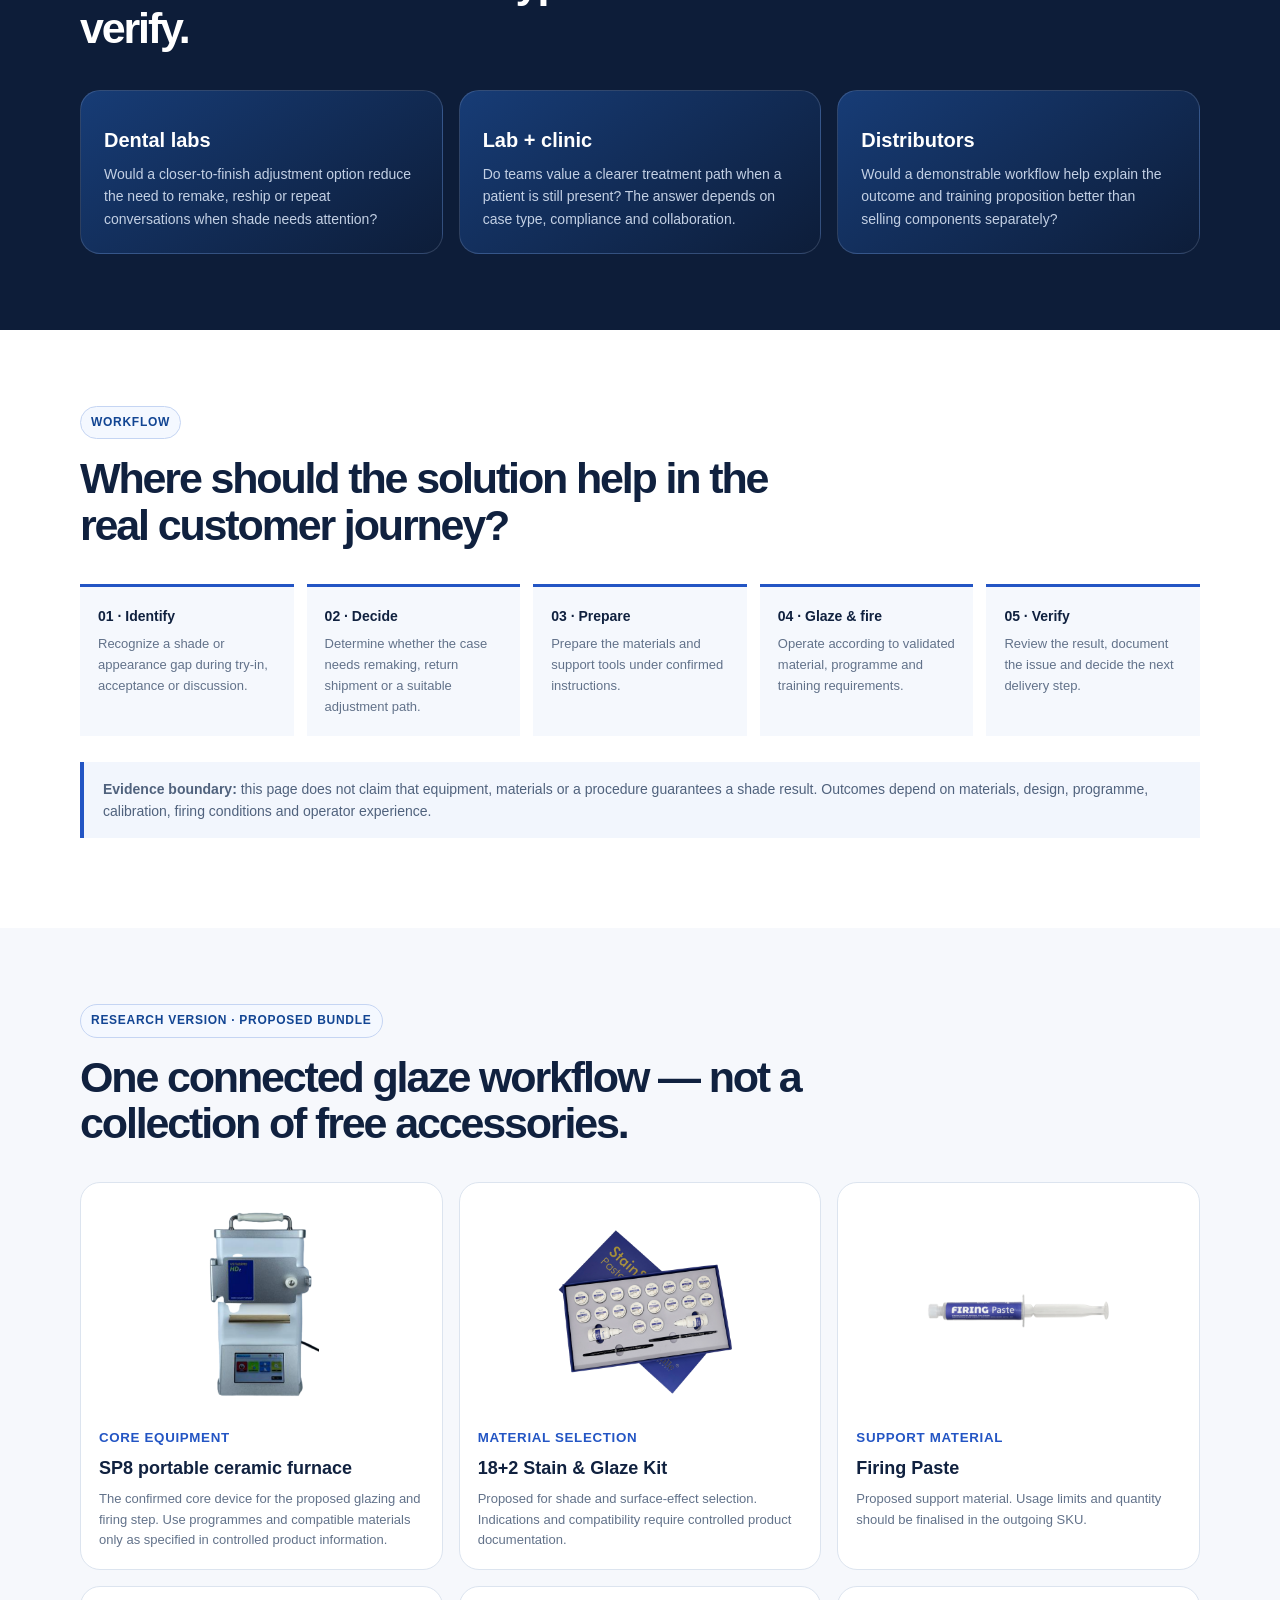
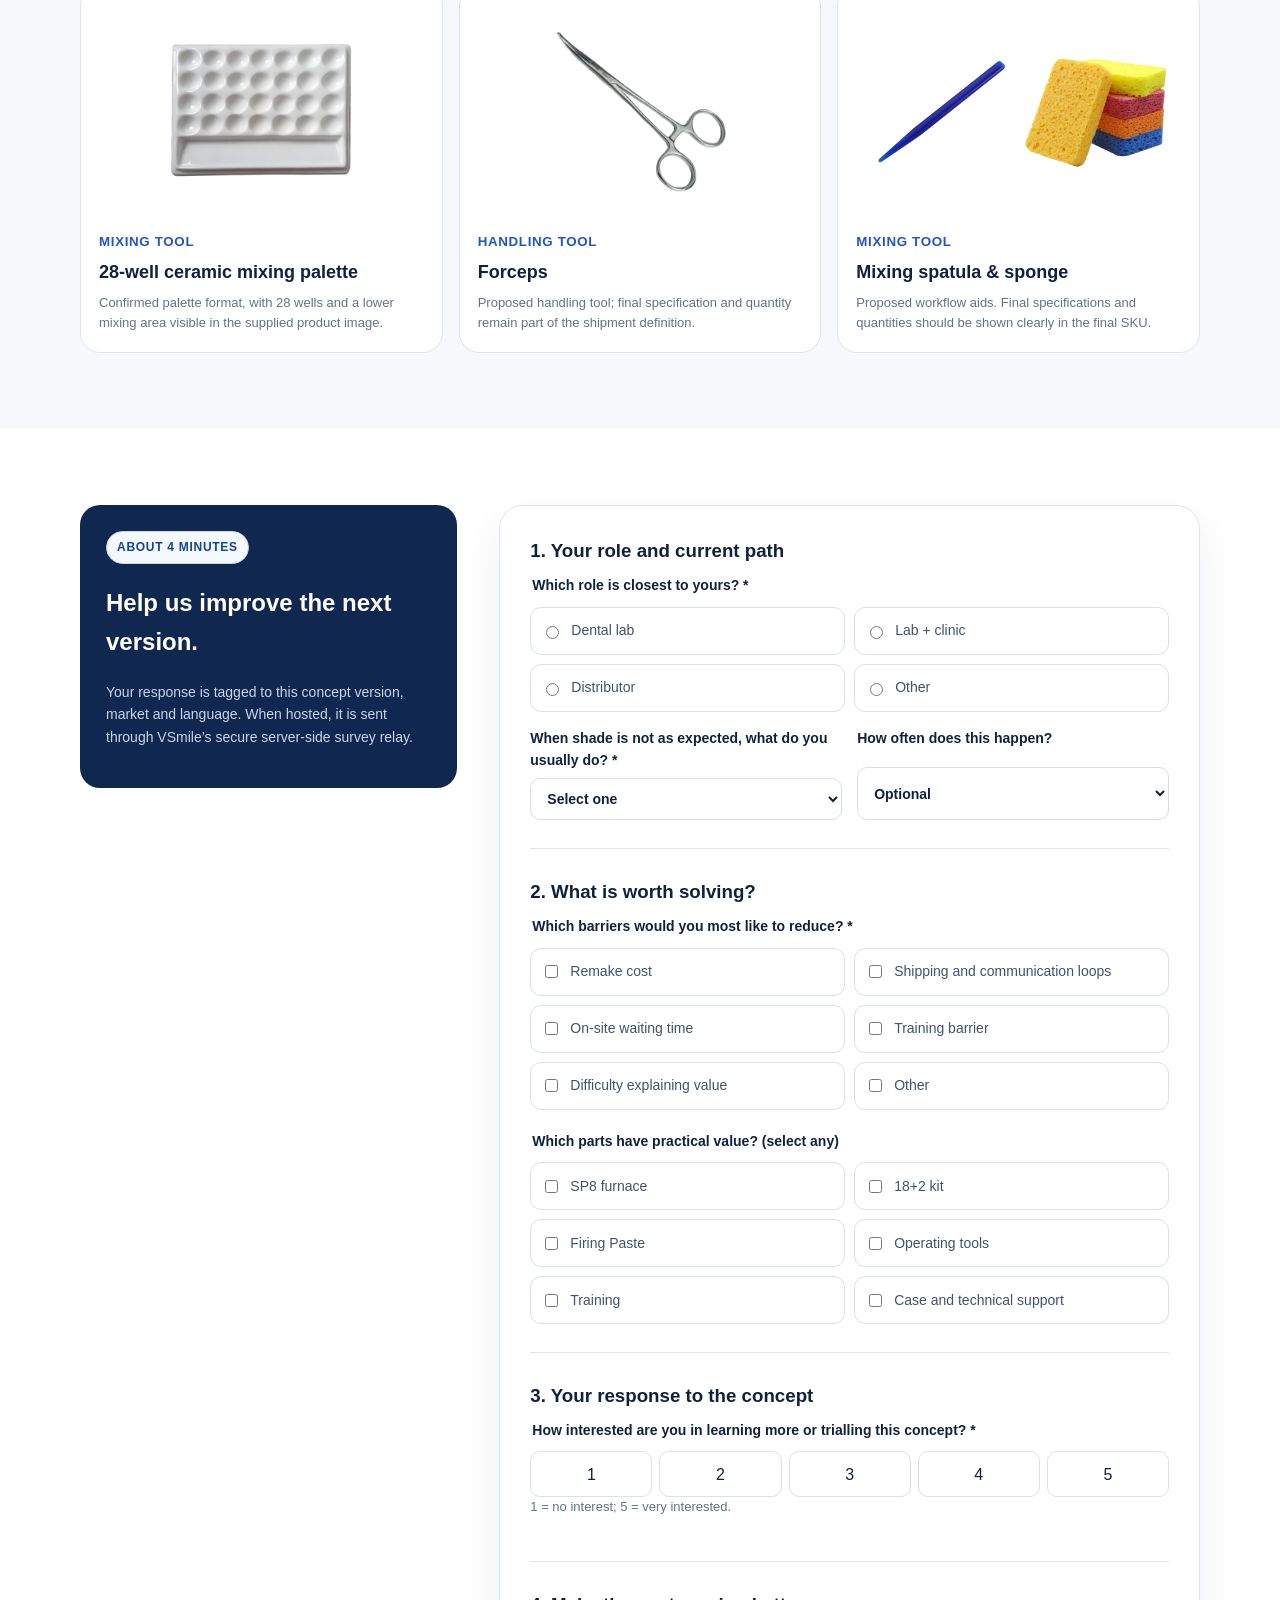
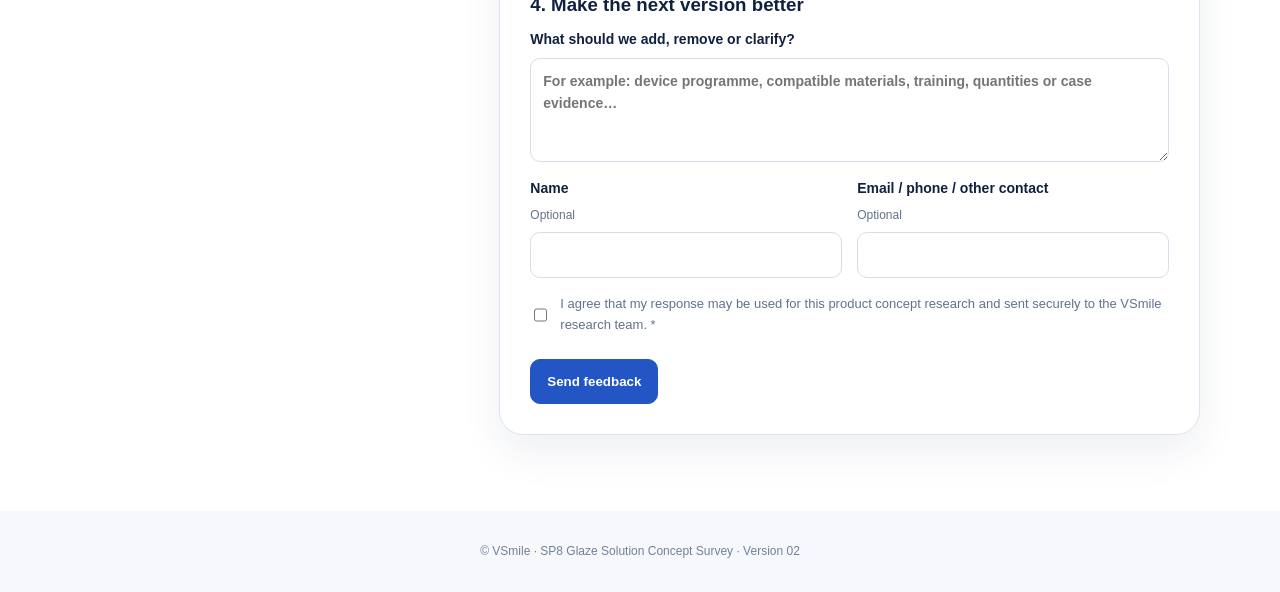
<file: SP8-glaze-solution-survey-en.html>
<!doctype html><html lang="en"><head><meta charset="utf-8"><meta name="viewport" content="width=device-width,initial-scale=1"><meta name="description" content="VSmile SP8 Glaze Solution concept survey"><title>VSmile | SP8 Glaze Solution Survey</title><link rel="stylesheet" href="sp8-survey-external.css?v=4"><link rel="stylesheet" href="sp8-survey-image-fix.css?v=3"></head><body>
<header class="container nav"><a href="#top" aria-label="VSmile"><img src="logo-2000pix.png" alt="VSmile Happy Zircon"></a><nav class="lang" aria-label="Language"><a href="SP8-上釉解决方案-产品调研问卷.html">中文</a><a href="SP8-glaze-solution-survey-en.html" aria-current="page">English</a><a href="SP8-solucion-glaseado-encuesta-es.html">Español</a></nav></header>
<main id="top"><section class="hero"><div class="container hero-grid"><div><span class="tag">VSMILE CONCEPT SURVEY</span><h1>Make shade-adjustment waiting <em>more controllable.</em></h1><p class="lead">We are testing a connected glaze-solution workflow built around the SP8 portable ceramic furnace, stain and glaze materials, and the operating tools needed for shade adjustment. Does it reduce avoidable waiting and communication loops in your real workflow?</p><div class="actions"><a class="button" href="#survey">Share your perspective</a><a class="button alt" href="#bundle">See the proposed bundle</a></div></div><div class="image-stage" aria-label="SP8 and stain-glaze kit"><figure class="image-panel"><img src="sp8.png" alt="SP8 portable ceramic furnace"></figure><figure class="image-panel kit"><img src="stain-glaze-kit.png" alt="18+2 Stain and Glaze Kit"></figure></div></div></section>
<aside class="notice"><div class="container">✓ <span><strong>Configuration confirmed:</strong> the core device is SP8 and the ceramic mixing palette has 28 wells.</span></div></aside>
<section class="section white"><div class="container"><span class="tag">THE DECISION WE ARE RESEARCHING</span><h2 class="title">Can 30 minutes save a shade problem?</h2><p class="intro">Please answer from your actual shade-adjustment, remake and delivery workflow. We are testing need, configuration and value language, not asking you to accept a pre-set conclusion.</p><div class="grid"><article class="card"><span class="number">01</span><h3>The job to be done</h3><p>When shade is not as expected, how can teams reduce remake risk, sample shipping, waiting and repeated communication?</p></article><article class="card"><span class="number">02</span><h3>The concept to test</h3><p>Could a portable glaze workflow fit on-site adjustment, demonstrations and faster handoff better than the current path?</p></article><article class="card"><span class="number">03</span><h3>The decision after research</h3><p>Identify the priority customer, essential components, service requirements before the next test.</p></article></div></div></section>
<section class="section dark"><div class="container"><span class="tag">CUSTOMER SCENARIOS</span><h2 class="title">Three contexts. Three hypotheses to verify.</h2><div class="grid"><article class="card"><h3>Dental labs</h3><p>Would a closer-to-finish adjustment option reduce the need to remake, reship or repeat conversations when shade needs attention?</p></article><article class="card"><h3>Lab + clinic</h3><p>Do teams value a clearer treatment path when a patient is still present? The answer depends on case type, compliance and collaboration.</p></article><article class="card"><h3>Distributors</h3><p>Would a demonstrable workflow help explain the outcome and training proposition better than selling components separately?</p></article></div></div></section>
<section class="section white"><div class="container"><span class="tag">WORKFLOW</span><h2 class="title">Where should the solution help in the real customer journey?</h2><div class="workflow"><div class="step"><b>01 · Identify</b><span>Recognize a shade or appearance gap during try-in, acceptance or discussion.</span></div><div class="step"><b>02 · Decide</b><span>Determine whether the case needs remaking, return shipment or a suitable adjustment path.</span></div><div class="step"><b>03 · Prepare</b><span>Prepare the materials and support tools under confirmed instructions.</span></div><div class="step"><b>04 · Glaze &amp; fire</b><span>Operate according to validated material, programme and training requirements.</span></div><div class="step"><b>05 · Verify</b><span>Review the result, document the issue and decide the next delivery step.</span></div></div><p class="evidence"><strong>Evidence boundary:</strong> this page does not claim that equipment, materials or a procedure guarantees a shade result. Outcomes depend on materials, design, programme, calibration, firing conditions and operator experience.</p></div></section>
<section class="section"><div class="container" id="bundle"><span class="tag">RESEARCH VERSION · PROPOSED BUNDLE</span><h2 class="title">One connected glaze workflow — not a collection of free accessories.</h2><div class="bundle"><article class="product"><figure><img src="sp8.png" alt="SP8 portable ceramic furnace"></figure><small>CORE EQUIPMENT</small><h3>SP8 portable ceramic furnace</h3><p>The confirmed core device for the proposed glazing and firing step. Use programmes and compatible materials only as specified in controlled product information.</p></article><article class="product"><figure><img src="stain-glaze-kit.png" alt="18+2 Stain and Glaze Kit"></figure><small>MATERIAL SELECTION</small><h3>18+2 Stain &amp; Glaze Kit</h3><p>Proposed for shade and surface-effect selection. Indications and compatibility require controlled product documentation.</p></article><article class="product"><figure><img src="firing-paste.png" alt="Firing Paste"></figure><small>SUPPORT MATERIAL</small><h3>Firing Paste</h3><p>Proposed support material. Usage limits and quantity should be finalised in the outgoing SKU.</p></article><article class="product"><figure><img src="palette-28.png" alt="28-well ceramic mixing palette"></figure><small>MIXING TOOL</small><h3>28-well ceramic mixing palette</h3><p>Confirmed palette format, with 28 wells and a lower mixing area visible in the supplied product image.</p></article><article class="product"><figure><img src="tongs.png" alt="Forceps"></figure><small>HANDLING TOOL</small><h3>Forceps</h3><p>Proposed handling tool; final specification and quantity remain part of the shipment definition.</p></article><article class="product"><figure class="tool-pair"><img src="spatula.png" alt="Mixing spatula"><img src="sponge.png" alt="Absorbent sponge"></figure><small>MIXING TOOL</small><h3>Mixing spatula &amp; sponge</h3><p>Proposed workflow aids. Final specifications and quantities should be shown clearly in the final SKU.</p></article></div></div></section>
<section class="section white" id="survey"><div class="container survey-grid"><aside class="aside"><span class="tag">ABOUT 4 MINUTES</span><h2>Help us improve the next version.</h2><p>Your response is tagged to this concept version, market and language. When hosted, it is sent through VSmile’s secure server-side survey relay.</p></aside><form class="form" id="research-form" data-endpoint="/api/survey-response" data-success="Thank you. Your feedback was sent to the VSmile research team." data-fallback-success="This local copy saved your response as JSON. Once hosted, it will be sent securely to the research team." data-barriers-message="Please select at least one barrier." data-error="We could not submit your response. Please try again later." novalidate><input type="hidden" name="stimulus_version" value="SP8-solution-research-v02"><input type="hidden" name="market" value="Global"><input type="hidden" name="language" value="en"><div class="form-section"><h3>1. Your role and current path</h3><fieldset><legend>Which role is closest to yours? *</legend><div class="options"><label class="option"><input type="radio" name="role" value="Dental lab" required>Dental lab</label><label class="option"><input type="radio" name="role" value="Lab + clinic">Lab + clinic</label><label class="option"><input type="radio" name="role" value="Distributor">Distributor</label><label class="option"><input type="radio" name="role" value="Other">Other</label></div></fieldset><div class="row"><label class="field">When shade is not as expected, what do you usually do? *<select name="current_workflow" required><option value="" disabled selected>Select one</option><option>Remake or return to lab</option><option>Ship samples and discuss again</option><option>Adjust on site</option><option>No fixed path</option><option>Other</option></select></label><label class="field">How often does this happen?<select name="frequency"><option value="">Optional</option><option>Several times a week</option><option>About once a week</option><option>A few times a month</option><option>Rarely</option></select></label></div></div><div class="form-section"><h3>2. What is worth solving?</h3><fieldset><legend>Which barriers would you most like to reduce? *</legend><div class="options"><label class="option"><input type="checkbox" name="barriers" value="Remake cost">Remake cost</label><label class="option"><input type="checkbox" name="barriers" value="Shipping and communication loops">Shipping and communication loops</label><label class="option"><input type="checkbox" name="barriers" value="On-site waiting time">On-site waiting time</label><label class="option"><input type="checkbox" name="barriers" value="Training barrier">Training barrier</label><label class="option"><input type="checkbox" name="barriers" value="Difficulty explaining value">Difficulty explaining value</label><label class="option"><input type="checkbox" name="barriers" value="Other">Other</label></div></fieldset><fieldset style="margin-top:20px"><legend>Which parts have practical value? (select any)</legend><div class="options"><label class="option"><input type="checkbox" name="valuable_parts" value="SP8 furnace">SP8 furnace</label><label class="option"><input type="checkbox" name="valuable_parts" value="18+2 kit">18+2 kit</label><label class="option"><input type="checkbox" name="valuable_parts" value="Firing Paste">Firing Paste</label><label class="option"><input type="checkbox" name="valuable_parts" value="Operating tools">Operating tools</label><label class="option"><input type="checkbox" name="valuable_parts" value="Training">Training</label><label class="option"><input type="checkbox" name="valuable_parts" value="Case and technical support">Case and technical support</label></div></fieldset></div><div class="form-section"><h3>3. Your response to the concept</h3><fieldset><legend>How interested are you in learning more or trialling this concept? *</legend><div class="rating" role="radiogroup" aria-label="Interest score"><label><input type="radio" name="interest_score" value="1" required>1</label><label><input type="radio" name="interest_score" value="2">2</label><label><input type="radio" name="interest_score" value="3">3</label><label><input type="radio" name="interest_score" value="4">4</label><label><input type="radio" name="interest_score" value="5">5</label></div><p class="hint">1 = no interest; 5 = very interested.</p></fieldset></div><div class="form-section"><h3>4. Make the next version better</h3><label class="field">What should we add, remove or clarify?<textarea name="changes" placeholder="For example: device programme, compatible materials, training, quantities or case evidence…"></textarea></label><div class="row"><label class="field">Name <span>Optional</span><input type="text" name="contact_name" autocomplete="name"></label><label class="field">Email / phone / other contact <span>Optional</span><input type="text" name="contact_method"></label></div><label class="consent"><input type="checkbox" name="consent" value="agreed" required><span>I agree that my response may be used for this product concept research and sent securely to the VSmile research team. *</span></label><input type="text" name="website" tabindex="-1" autocomplete="off" aria-hidden="true" style="position:absolute;left:-9999px"></div><div class="submit"><button class="button" type="submit">Send feedback</button><span class="success" id="success-message" role="status" aria-live="polite" hidden></span></div></form></div></section></main><footer>© VSmile · SP8 Glaze Solution Concept Survey · Version 02</footer><script src="sp8-survey-submit.js"></script></body></html>
</file>
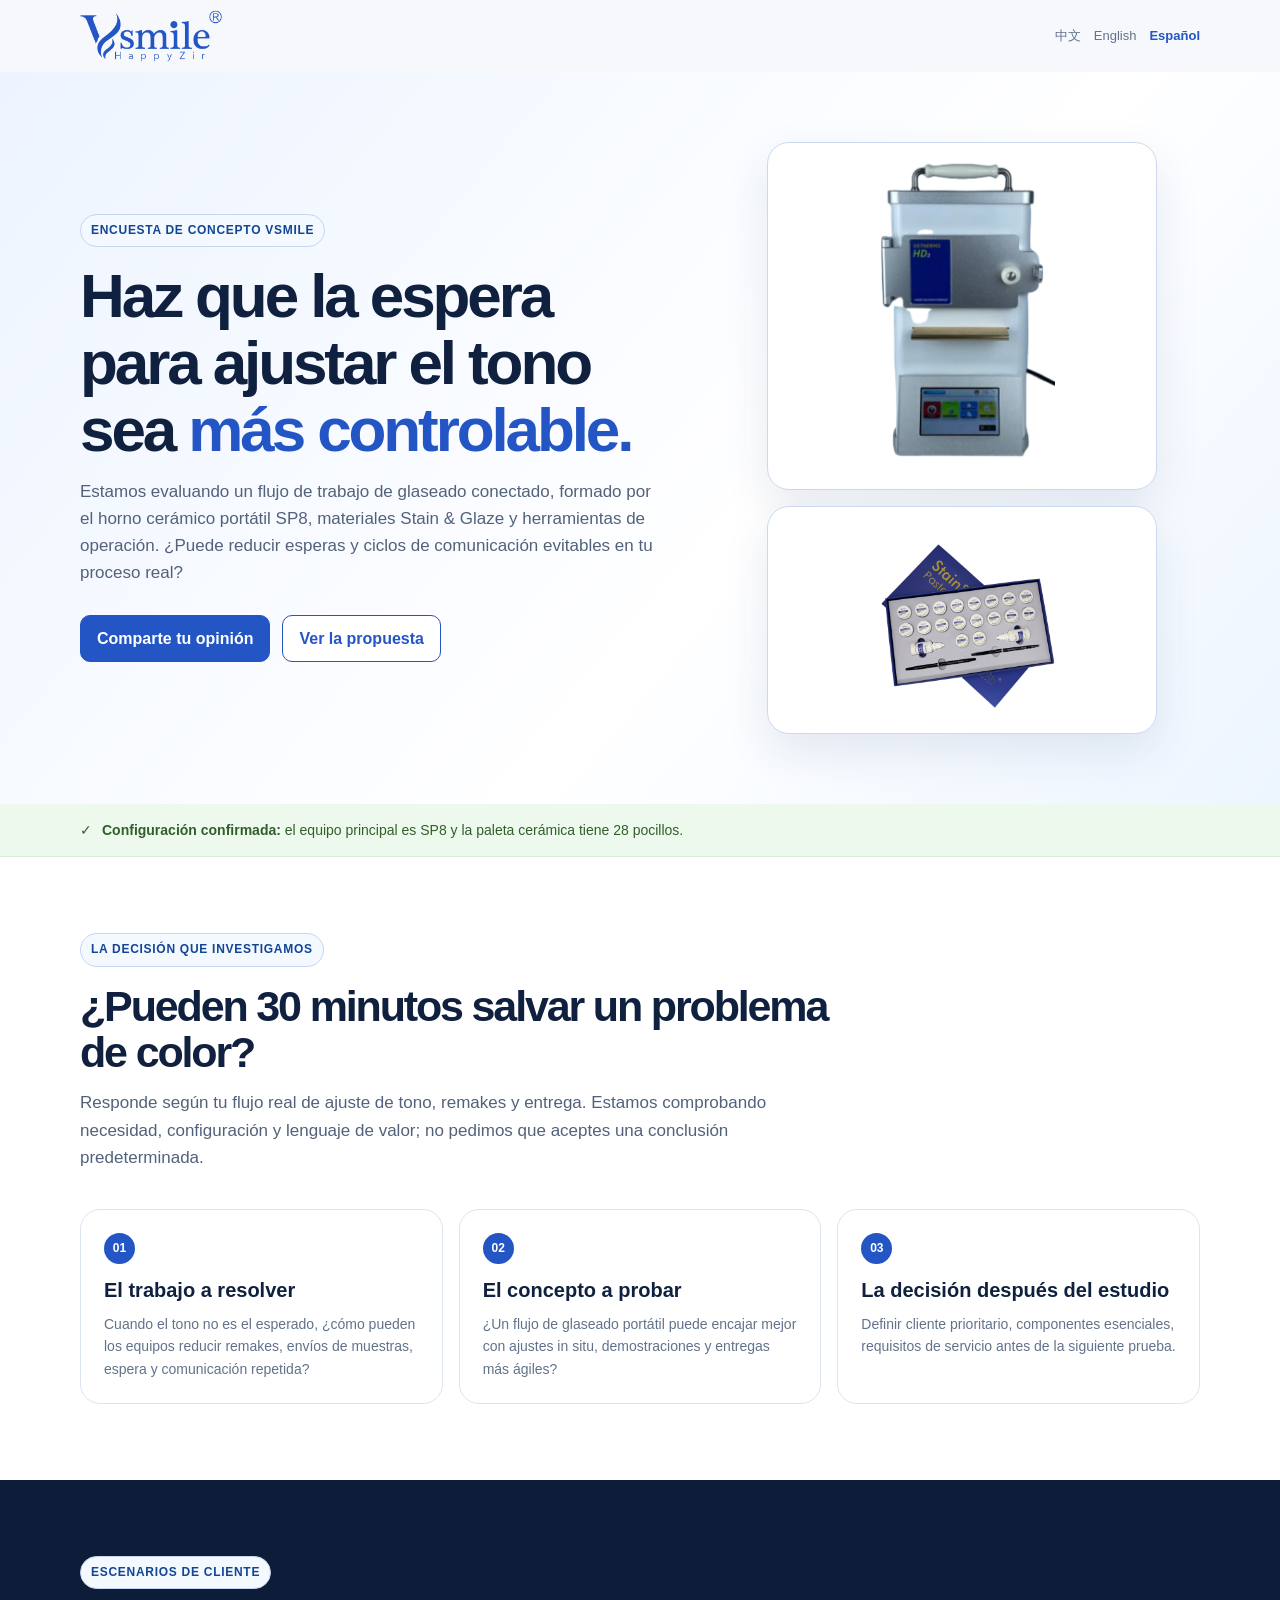
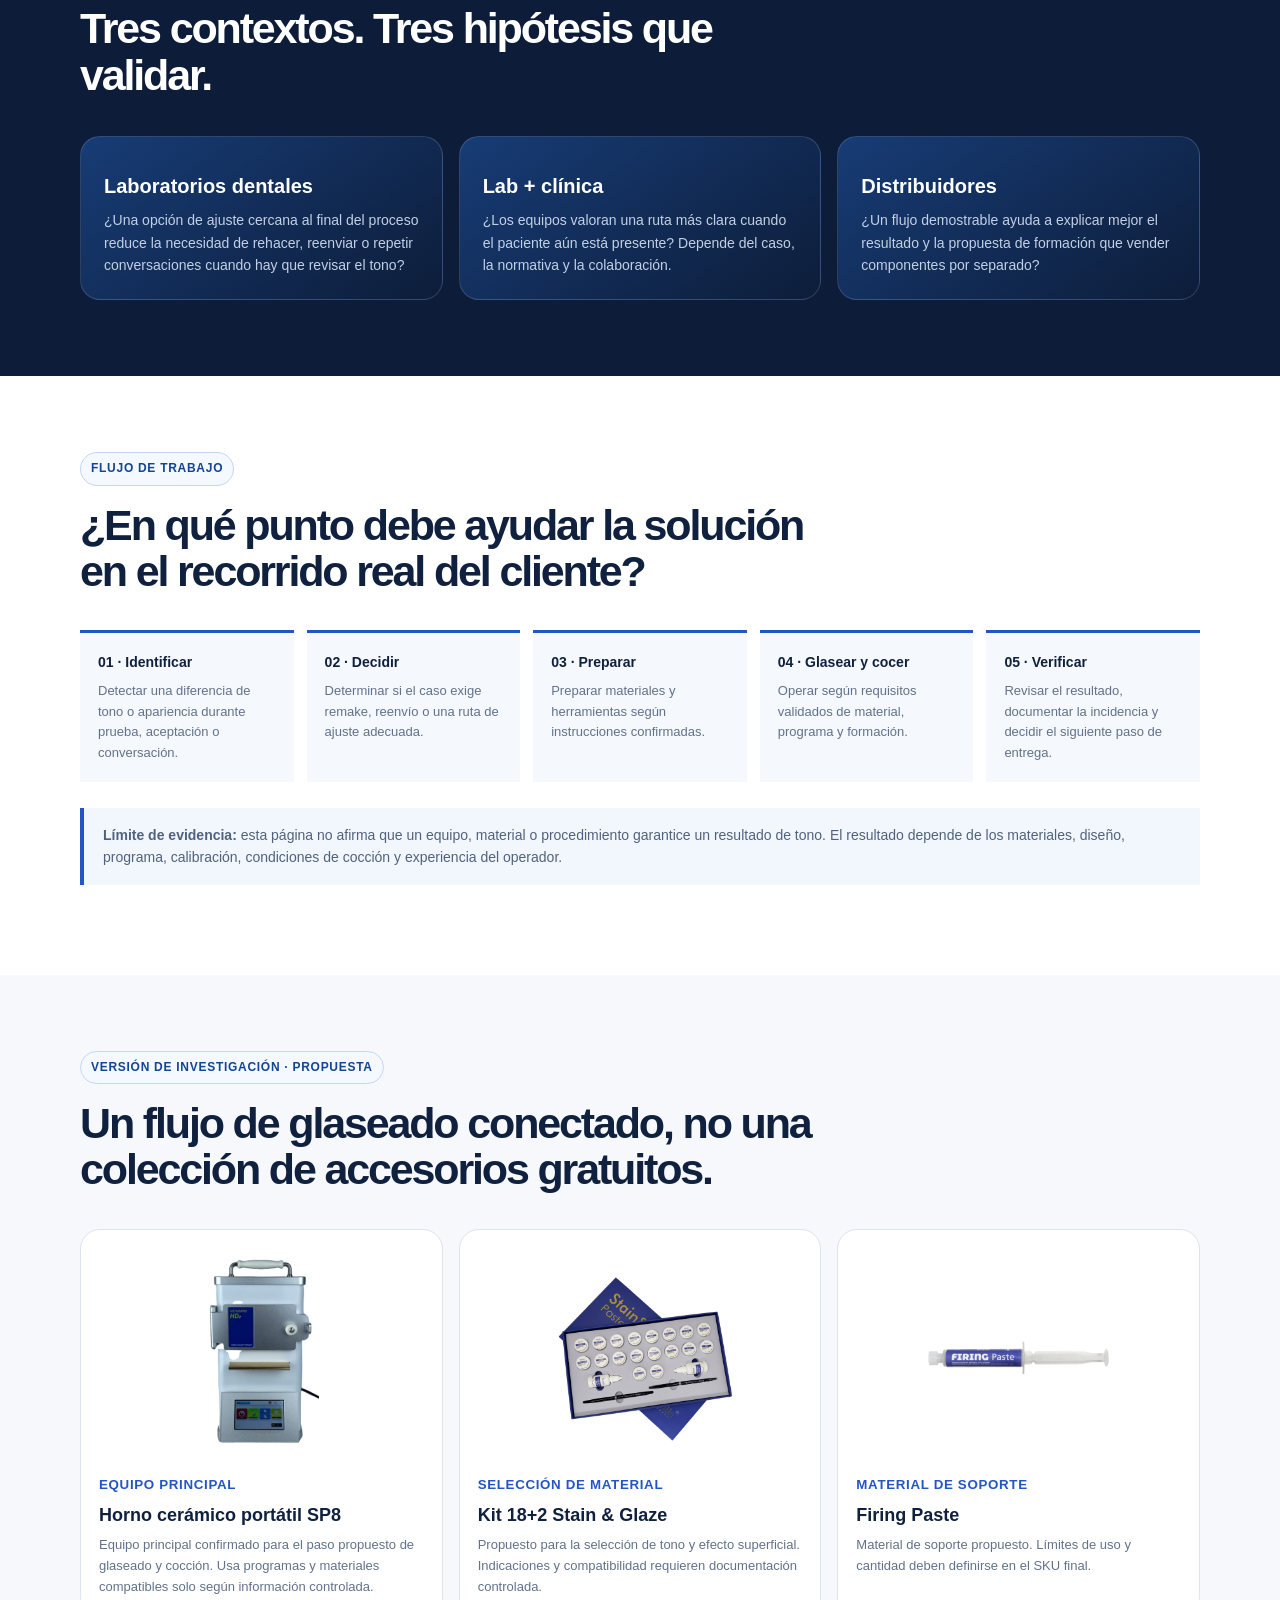
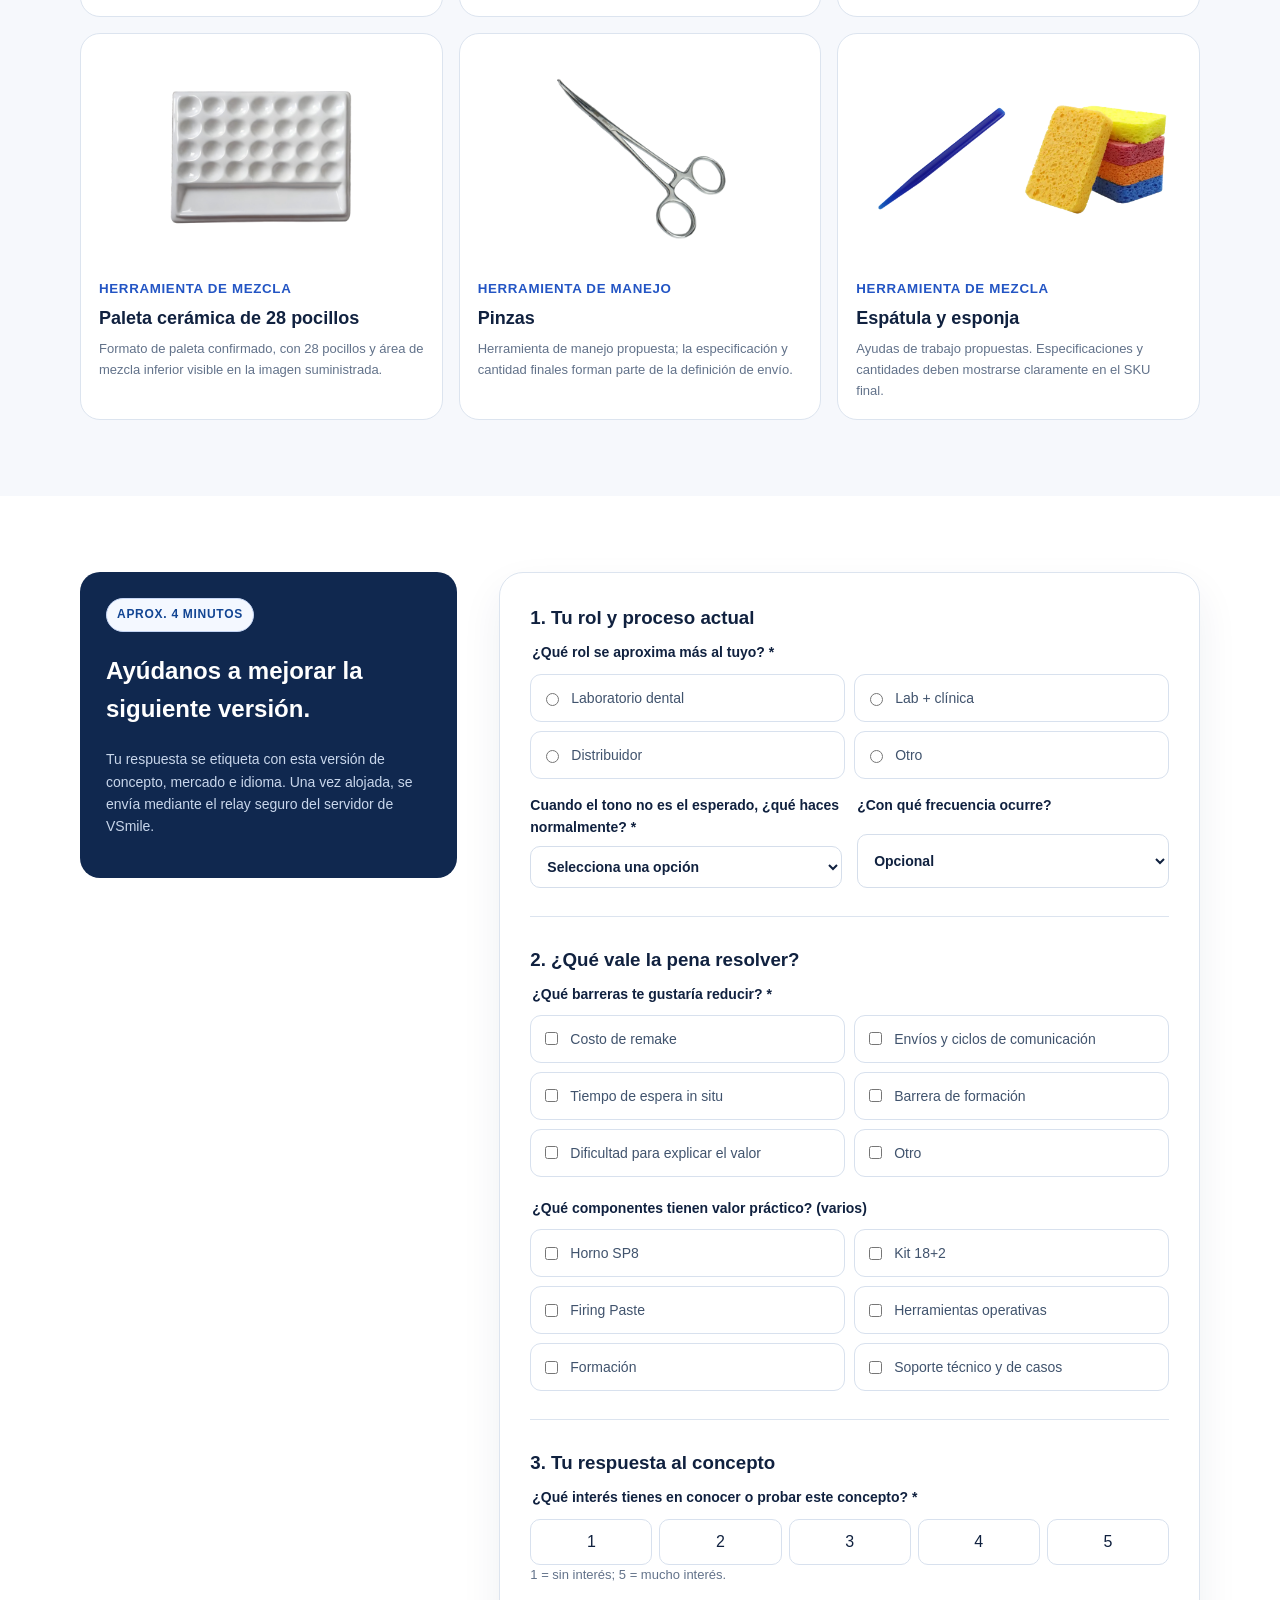
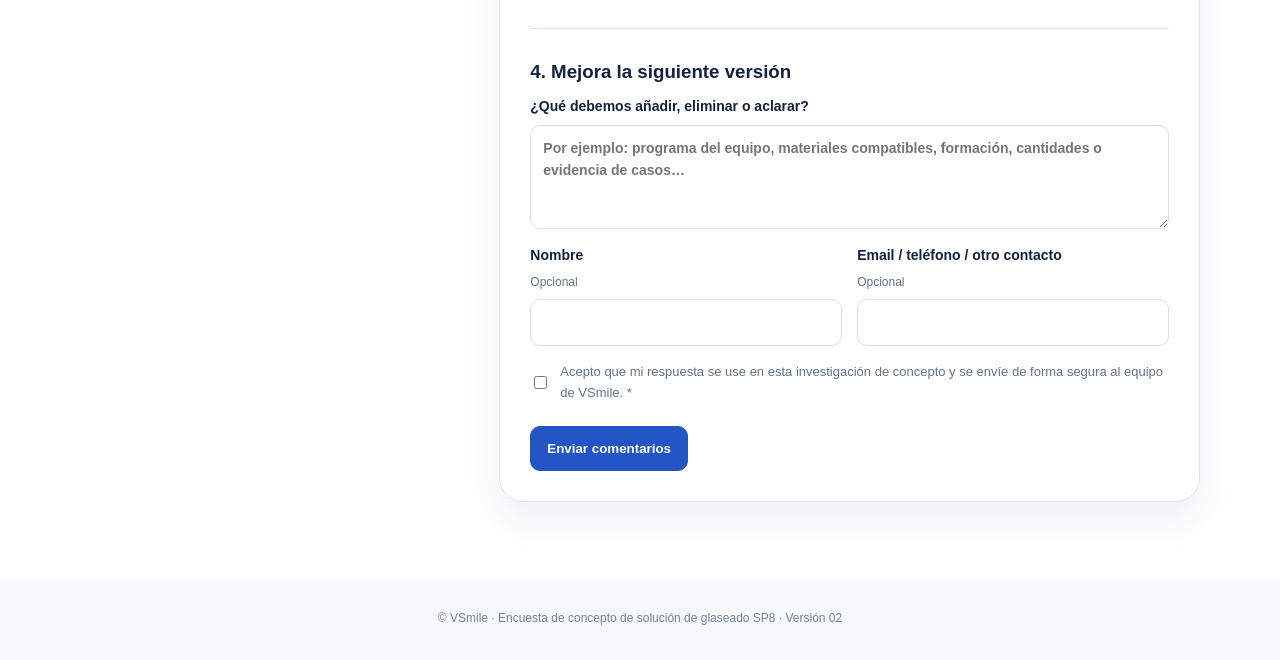
<file: SP8-solucion-glaseado-encuesta-es.html>
<!doctype html><html lang="es"><head><meta charset="utf-8"><meta name="viewport" content="width=device-width,initial-scale=1"><meta name="description" content="Encuesta de concepto de la solución de glaseado SP8 de VSmile"><title>VSmile | Encuesta solución de glaseado SP8</title><link rel="stylesheet" href="sp8-survey-external.css?v=4"><link rel="stylesheet" href="sp8-survey-image-fix.css?v=3"></head><body>
<header class="container nav"><a href="#top" aria-label="VSmile"><img src="logo-2000pix.png" alt="VSmile Happy Zircon"></a><nav class="lang" aria-label="Idioma"><a href="SP8-上釉解决方案-产品调研问卷.html">中文</a><a href="SP8-glaze-solution-survey-en.html">English</a><a href="SP8-solucion-glaseado-encuesta-es.html" aria-current="page">Español</a></nav></header>
<main id="top"><section class="hero"><div class="container hero-grid"><div><span class="tag">ENCUESTA DE CONCEPTO VSMILE</span><h1>Haz que la espera para ajustar el tono sea <em>más controlable.</em></h1><p class="lead">Estamos evaluando un flujo de trabajo de glaseado conectado, formado por el horno cerámico portátil SP8, materiales Stain &amp; Glaze y herramientas de operación. ¿Puede reducir esperas y ciclos de comunicación evitables en tu proceso real?</p><div class="actions"><a class="button" href="#survey">Comparte tu opinión</a><a class="button alt" href="#bundle">Ver la propuesta</a></div></div><div class="image-stage" aria-label="SP8 y kit Stain &amp; Glaze"><figure class="image-panel"><img src="sp8.png" alt="Horno cerámico portátil SP8"></figure><figure class="image-panel kit"><img src="stain-glaze-kit.png" alt="Kit 18+2 Stain and Glaze"></figure></div></div></section>
<aside class="notice"><div class="container">✓ <span><strong>Configuración confirmada:</strong> el equipo principal es SP8 y la paleta cerámica tiene 28 pocillos.</span></div></aside>
<section class="section white"><div class="container"><span class="tag">LA DECISIÓN QUE INVESTIGAMOS</span><h2 class="title">¿Pueden 30 minutos salvar un problema de color?</h2><p class="intro">Responde según tu flujo real de ajuste de tono, remakes y entrega. Estamos comprobando necesidad, configuración y lenguaje de valor; no pedimos que aceptes una conclusión predeterminada.</p><div class="grid"><article class="card"><span class="number">01</span><h3>El trabajo a resolver</h3><p>Cuando el tono no es el esperado, ¿cómo pueden los equipos reducir remakes, envíos de muestras, espera y comunicación repetida?</p></article><article class="card"><span class="number">02</span><h3>El concepto a probar</h3><p>¿Un flujo de glaseado portátil puede encajar mejor con ajustes in situ, demostraciones y entregas más ágiles?</p></article><article class="card"><span class="number">03</span><h3>La decisión después del estudio</h3><p>Definir cliente prioritario, componentes esenciales, requisitos de servicio antes de la siguiente prueba.</p></article></div></div></section>
<section class="section dark"><div class="container"><span class="tag">ESCENARIOS DE CLIENTE</span><h2 class="title">Tres contextos. Tres hipótesis que validar.</h2><div class="grid"><article class="card"><h3>Laboratorios dentales</h3><p>¿Una opción de ajuste cercana al final del proceso reduce la necesidad de rehacer, reenviar o repetir conversaciones cuando hay que revisar el tono?</p></article><article class="card"><h3>Lab + clínica</h3><p>¿Los equipos valoran una ruta más clara cuando el paciente aún está presente? Depende del caso, la normativa y la colaboración.</p></article><article class="card"><h3>Distribuidores</h3><p>¿Un flujo demostrable ayuda a explicar mejor el resultado y la propuesta de formación que vender componentes por separado?</p></article></div></div></section>
<section class="section white"><div class="container"><span class="tag">FLUJO DE TRABAJO</span><h2 class="title">¿En qué punto debe ayudar la solución en el recorrido real del cliente?</h2><div class="workflow"><div class="step"><b>01 · Identificar</b><span>Detectar una diferencia de tono o apariencia durante prueba, aceptación o conversación.</span></div><div class="step"><b>02 · Decidir</b><span>Determinar si el caso exige remake, reenvío o una ruta de ajuste adecuada.</span></div><div class="step"><b>03 · Preparar</b><span>Preparar materiales y herramientas según instrucciones confirmadas.</span></div><div class="step"><b>04 · Glasear y cocer</b><span>Operar según requisitos validados de material, programa y formación.</span></div><div class="step"><b>05 · Verificar</b><span>Revisar el resultado, documentar la incidencia y decidir el siguiente paso de entrega.</span></div></div><p class="evidence"><strong>Límite de evidencia:</strong> esta página no afirma que un equipo, material o procedimiento garantice un resultado de tono. El resultado depende de los materiales, diseño, programa, calibración, condiciones de cocción y experiencia del operador.</p></div></section>
<section class="section"><div class="container" id="bundle"><span class="tag">VERSIÓN DE INVESTIGACIÓN · PROPUESTA</span><h2 class="title">Un flujo de glaseado conectado, no una colección de accesorios gratuitos.</h2><div class="bundle"><article class="product"><figure><img src="sp8.png" alt="Horno cerámico portátil SP8"></figure><small>EQUIPO PRINCIPAL</small><h3>Horno cerámico portátil SP8</h3><p>Equipo principal confirmado para el paso propuesto de glaseado y cocción. Usa programas y materiales compatibles solo según información controlada.</p></article><article class="product"><figure><img src="stain-glaze-kit.png" alt="Kit 18+2 Stain and Glaze"></figure><small>SELECCIÓN DE MATERIAL</small><h3>Kit 18+2 Stain &amp; Glaze</h3><p>Propuesto para la selección de tono y efecto superficial. Indicaciones y compatibilidad requieren documentación controlada.</p></article><article class="product"><figure><img src="firing-paste.png" alt="Firing Paste"></figure><small>MATERIAL DE SOPORTE</small><h3>Firing Paste</h3><p>Material de soporte propuesto. Límites de uso y cantidad deben definirse en el SKU final.</p></article><article class="product"><figure><img src="palette-28.png" alt="Paleta cerámica de 28 pocillos"></figure><small>HERRAMIENTA DE MEZCLA</small><h3>Paleta cerámica de 28 pocillos</h3><p>Formato de paleta confirmado, con 28 pocillos y área de mezcla inferior visible en la imagen suministrada.</p></article><article class="product"><figure><img src="tongs.png" alt="Pinzas"></figure><small>HERRAMIENTA DE MANEJO</small><h3>Pinzas</h3><p>Herramienta de manejo propuesta; la especificación y cantidad finales forman parte de la definición de envío.</p></article><article class="product"><figure class="tool-pair"><img src="spatula.png" alt="Espátula de mezcla"><img src="sponge.png" alt="Esponja absorbente"></figure><small>HERRAMIENTA DE MEZCLA</small><h3>Espátula y esponja</h3><p>Ayudas de trabajo propuestas. Especificaciones y cantidades deben mostrarse claramente en el SKU final.</p></article></div></div></section>
<section class="section white" id="survey"><div class="container survey-grid"><aside class="aside"><span class="tag">APROX. 4 MINUTOS</span><h2>Ayúdanos a mejorar la siguiente versión.</h2><p>Tu respuesta se etiqueta con esta versión de concepto, mercado e idioma. Una vez alojada, se envía mediante el relay seguro del servidor de VSmile.</p></aside><form class="form" id="research-form" data-endpoint="/api/survey-response" data-success="Gracias. Tu respuesta se envió al equipo de investigación de VSmile." data-fallback-success="Esta copia local guardó tu respuesta como JSON. Una vez alojada, se enviará de forma segura al equipo de investigación." data-barriers-message="Selecciona al menos una barrera." data-error="No pudimos enviar tu respuesta. Inténtalo de nuevo más tarde." novalidate><input type="hidden" name="stimulus_version" value="SP8-solution-research-v02"><input type="hidden" name="market" value="Spanish-speaking markets"><input type="hidden" name="language" value="es"><div class="form-section"><h3>1. Tu rol y proceso actual</h3><fieldset><legend>¿Qué rol se aproxima más al tuyo? *</legend><div class="options"><label class="option"><input type="radio" name="role" value="Laboratorio dental" required>Laboratorio dental</label><label class="option"><input type="radio" name="role" value="Lab + clínica">Lab + clínica</label><label class="option"><input type="radio" name="role" value="Distribuidor">Distribuidor</label><label class="option"><input type="radio" name="role" value="Otro">Otro</label></div></fieldset><div class="row"><label class="field">Cuando el tono no es el esperado, ¿qué haces normalmente? *<select name="current_workflow" required><option value="" disabled selected>Selecciona una opción</option><option>Rehacer o devolver al laboratorio</option><option>Enviar muestras y volver a conversar</option><option>Ajustar in situ</option><option>No hay un proceso fijo</option><option>Otro</option></select></label><label class="field">¿Con qué frecuencia ocurre?<select name="frequency"><option value="">Opcional</option><option>Varias veces por semana</option><option>Aproximadamente una vez por semana</option><option>Varias veces al mes</option><option>Rara vez</option></select></label></div></div><div class="form-section"><h3>2. ¿Qué vale la pena resolver?</h3><fieldset><legend>¿Qué barreras te gustaría reducir? *</legend><div class="options"><label class="option"><input type="checkbox" name="barriers" value="Costo de remake">Costo de remake</label><label class="option"><input type="checkbox" name="barriers" value="Envíos y ciclos de comunicación">Envíos y ciclos de comunicación</label><label class="option"><input type="checkbox" name="barriers" value="Tiempo de espera in situ">Tiempo de espera in situ</label><label class="option"><input type="checkbox" name="barriers" value="Barrera de formación">Barrera de formación</label><label class="option"><input type="checkbox" name="barriers" value="Dificultad para explicar el valor">Dificultad para explicar el valor</label><label class="option"><input type="checkbox" name="barriers" value="Otro">Otro</label></div></fieldset><fieldset style="margin-top:20px"><legend>¿Qué componentes tienen valor práctico? (varios)</legend><div class="options"><label class="option"><input type="checkbox" name="valuable_parts" value="Horno SP8">Horno SP8</label><label class="option"><input type="checkbox" name="valuable_parts" value="Kit 18+2">Kit 18+2</label><label class="option"><input type="checkbox" name="valuable_parts" value="Firing Paste">Firing Paste</label><label class="option"><input type="checkbox" name="valuable_parts" value="Herramientas operativas">Herramientas operativas</label><label class="option"><input type="checkbox" name="valuable_parts" value="Formación">Formación</label><label class="option"><input type="checkbox" name="valuable_parts" value="Soporte técnico y de casos">Soporte técnico y de casos</label></div></fieldset></div><div class="form-section"><h3>3. Tu respuesta al concepto</h3><fieldset><legend>¿Qué interés tienes en conocer o probar este concepto? *</legend><div class="rating" role="radiogroup" aria-label="Puntuación de interés"><label><input type="radio" name="interest_score" value="1" required>1</label><label><input type="radio" name="interest_score" value="2">2</label><label><input type="radio" name="interest_score" value="3">3</label><label><input type="radio" name="interest_score" value="4">4</label><label><input type="radio" name="interest_score" value="5">5</label></div><p class="hint">1 = sin interés; 5 = mucho interés.</p></fieldset></div><div class="form-section"><h3>4. Mejora la siguiente versión</h3><label class="field">¿Qué debemos añadir, eliminar o aclarar?<textarea name="changes" placeholder="Por ejemplo: programa del equipo, materiales compatibles, formación, cantidades o evidencia de casos…"></textarea></label><div class="row"><label class="field">Nombre <span>Opcional</span><input type="text" name="contact_name" autocomplete="name"></label><label class="field">Email / teléfono / otro contacto <span>Opcional</span><input type="text" name="contact_method"></label></div><label class="consent"><input type="checkbox" name="consent" value="agreed" required><span>Acepto que mi respuesta se use en esta investigación de concepto y se envíe de forma segura al equipo de VSmile. *</span></label><input type="text" name="website" tabindex="-1" autocomplete="off" aria-hidden="true" style="position:absolute;left:-9999px"></div><div class="submit"><button class="button" type="submit">Enviar comentarios</button><span class="success" id="success-message" role="status" aria-live="polite" hidden></span></div></form></div></section></main><footer>© VSmile · Encuesta de concepto de solución de glaseado SP8 · Versión 02</footer><script src="sp8-survey-submit.js"></script></body></html>
</file>
<file: sp8-survey-external.css>
:root{--blue:#2355c4;--blue-2:#124593;--ink:#10213f;--muted:#62728a;--line:#dce4ef;--paper:#f6f8fc;--green:#4ab134;--radius:20px}*{box-sizing:border-box}html{scroll-behavior:smooth}body{margin:0;background:var(--paper);color:var(--ink);font:16px/1.6 "PingFang SC","PingFang HK","Segoe UI",sans-serif}img{display:block;max-width:100%}a{color:inherit}.container{width:min(1120px,calc(100% - 40px));margin:auto}.nav{min-height:72px;display:flex;align-items:center;justify-content:space-between;gap:18px}.nav img{width:142px}.lang{display:flex;gap:13px;font-size:13px;color:var(--muted)}.lang a{text-decoration:none}.lang a[aria-current="page"]{font-weight:800;color:var(--blue)}.hero{padding:70px 0;background:linear-gradient(130deg,#edf4ff,#fff 60%,#edf5ff)}.hero-grid{display:grid;grid-template-columns:1.1fr .9fr;gap:64px;align-items:center}.tag{display:inline-block;padding:6px 10px;border:1px solid #c5d5f3;border-radius:99px;color:var(--blue-2);background:#f4f8ff;font-size:12px;font-weight:800;letter-spacing:.06em}.hero h1,.title{margin:16px 0 14px;font-size:clamp(36px,5vw,62px);line-height:1.08;letter-spacing:-.05em}.hero h1 em{font-style:normal;color:var(--blue)}.lead,.intro{margin:0;color:#52627a;font-size:17px}.actions{display:flex;gap:12px;flex-wrap:wrap;margin-top:28px}.button{display:inline-flex;justify-content:center;align-items:center;min-height:45px;padding:10px 16px;border:1px solid var(--blue);border-radius:10px;background:var(--blue);color:#fff;font-weight:800;text-decoration:none;cursor:pointer}.button.alt{background:#fff;color:var(--blue)}.image-stage{display:flex;flex-direction:column;gap:16px;width:100%;max-width:390px;justify-self:center;align-self:center;isolation:isolate}.image-panel{display:grid;place-items:center;width:100%;min-height:265px;margin:0;padding:18px;overflow:hidden;border:1px solid #cbd9ef;border-radius:22px;background:#fff;box-shadow:0 18px 45px rgba(28,55,105,.10)}.image-panel.kit{min-height:210px}.image-panel img{width:100%;max-width:300px;max-height:310px;object-fit:contain;mix-blend-mode:multiply}.image-panel.kit img{max-height:190px}.notice{padding:15px 0;background:#eef9ed;border-bottom:1px solid #d8edd5}.notice .container{display:flex;gap:10px;color:#315f2a;font-size:14px}.section{padding:76px 0}.white{background:#fff}.title{font-size:clamp(28px,4vw,43px);max-width:760px}.intro{max-width:700px}.grid{display:grid;grid-template-columns:repeat(3,1fr);gap:16px;margin-top:38px}.card{padding:23px;border:1px solid var(--line);border-radius:var(--radius);background:#fff}.card h3{margin:10px 0 7px;font-size:20px}.card p{margin:0;color:var(--muted);font-size:14px}.number{display:grid;place-items:center;width:31px;height:31px;border-radius:50%;background:var(--blue);color:#fff;font-size:12px;font-weight:800}.dark{background:#0d1d39;color:#fff}.dark .intro,.dark .card p{color:#c3d0e4}.dark .card{border-color:rgba(194,212,242,.18);background:linear-gradient(145deg,#173c76,#0d1d39)}.workflow{display:grid;grid-template-columns:repeat(5,1fr);gap:13px;margin-top:36px}.step{padding:18px;border-top:3px solid var(--blue);background:#f5f8fd}.step b{display:block;font-size:14px}.step span{display:block;margin-top:7px;color:var(--muted);font-size:13px}.evidence{margin-top:26px;padding:16px 19px;border-left:4px solid var(--blue);background:#f2f6fd;color:#50627d;font-size:14px}.bundle{display:grid;grid-template-columns:repeat(3,1fr);gap:16px;margin-top:36px}.product{min-height:310px;padding:18px;border:1px solid var(--line);border-radius:var(--radius);background:#fff}.product figure{height:158px;display:grid;place-items:center;margin:0 0 13px}.product img{width:100%;height:100%;object-fit:contain;mix-blend-mode:multiply}.product small{color:var(--blue);font-weight:800;letter-spacing:.05em}.product h3{margin:4px 0 6px;font-size:18px}.product p{margin:0;color:var(--muted);font-size:13px}.survey-grid{display:grid;grid-template-columns:.7fr 1.3fr;gap:42px;align-items:start}.aside{position:sticky;top:22px;padding:26px;border-radius:var(--radius);background:#10284f;color:#fff}.aside p{color:#c8d6eb;font-size:14px}.form{padding:30px;border:1px solid var(--line);border-radius:24px;background:#fff;box-shadow:0 18px 42px rgba(25,47,90,.07)}.form-section+.form-section{margin-top:28px;padding-top:28px;border-top:1px solid var(--line)}.form h3{margin:0 0 8px}.hint{margin:0 0 15px;color:var(--muted);font-size:13px}fieldset{min-width:0;padding:0;margin:0;border:0}legend{margin-bottom:10px;font-size:14px;font-weight:800}.options{display:grid;grid-template-columns:repeat(2,1fr);gap:9px}.option{display:flex;gap:9px;align-items:center;min-height:48px;padding:10px;border:1px solid #d8e1ee;border-radius:11px;color:#40536d;font-size:14px}.option input,.consent input{accent-color:var(--blue)}.row{display:grid;grid-template-columns:1fr 1fr;gap:15px;margin-top:15px}.field{display:grid;gap:7px;font-size:14px;font-weight:800}.field span{color:var(--muted);font-size:12px;font-weight:500}input[type=text],select,textarea{width:100%;padding:11px 12px;border:1px solid #d5deeb;border-radius:10px;background:#fff;color:var(--ink);font:inherit}textarea{min-height:104px;resize:vertical}.rating{display:grid;grid-template-columns:repeat(5,1fr);gap:7px}.rating label{display:grid;place-items:center;min-height:46px;border:1px solid #d8e1ee;border-radius:10px;cursor:pointer}.rating input{position:absolute;opacity:0}.rating label:has(input:checked){border-color:var(--blue);background:#eef4ff;color:var(--blue);font-weight:800}.consent{display:flex;gap:10px;margin-top:16px;color:var(--muted);font-size:13px}.submit{display:flex;gap:14px;align-items:center;flex-wrap:wrap;margin-top:23px}.success{color:var(--green);font-weight:800;font-size:13px}.success[hidden]{display:none}footer{padding:31px 0;color:#728198;text-align:center;font-size:12px}@media(max-width:850px){.hero-grid,.survey-grid{grid-template-columns:1fr;gap:34px}.aside{position:static}.grid,.bundle{grid-template-columns:1fr 1fr}.workflow{grid-template-columns:repeat(2,1fr)}}@media(max-width:590px){.container{width:min(100% - 28px,1120px)}.nav img{width:128px}.lang{gap:8px;font-size:12px}.hero{padding:48px 0}.section{padding:59px 0}.grid,.bundle,.options,.row{grid-template-columns:1fr}.workflow{grid-template-columns:1fr}.form{padding:20px}.image-stage{grid-template-columns:1fr;gap:12px}.image-panel{min-height:220px}.image-panel.kit{min-height:180px}}
</file>
<file: sp8-survey-image-fix.css>
/* Keep every bundle image inside a common, non-overflowing display area. */
.bundle .product figure {
  height: 210px;
  padding: 10px;
  overflow: hidden;
}

.bundle .product figure img {
  width: auto;
  height: auto;
  max-width: 100%;
  max-height: 190px;
  object-fit: contain;
}

/* The tall SP8 device receives a little extra side clearance. */
.bundle .product:first-child figure img {
  max-width: 78%;
  max-height: 194px;
}

/* Keep paired workflow aids visible without either image crowding the copy. */
.bundle .product figure.tool-pair {
  display: flex;
  align-items: center;
  justify-content: center;
  gap: 8px;
}

.bundle .product figure.tool-pair img {
  max-width: calc(50% - 4px);
  max-height: 170px;
}
</file>
